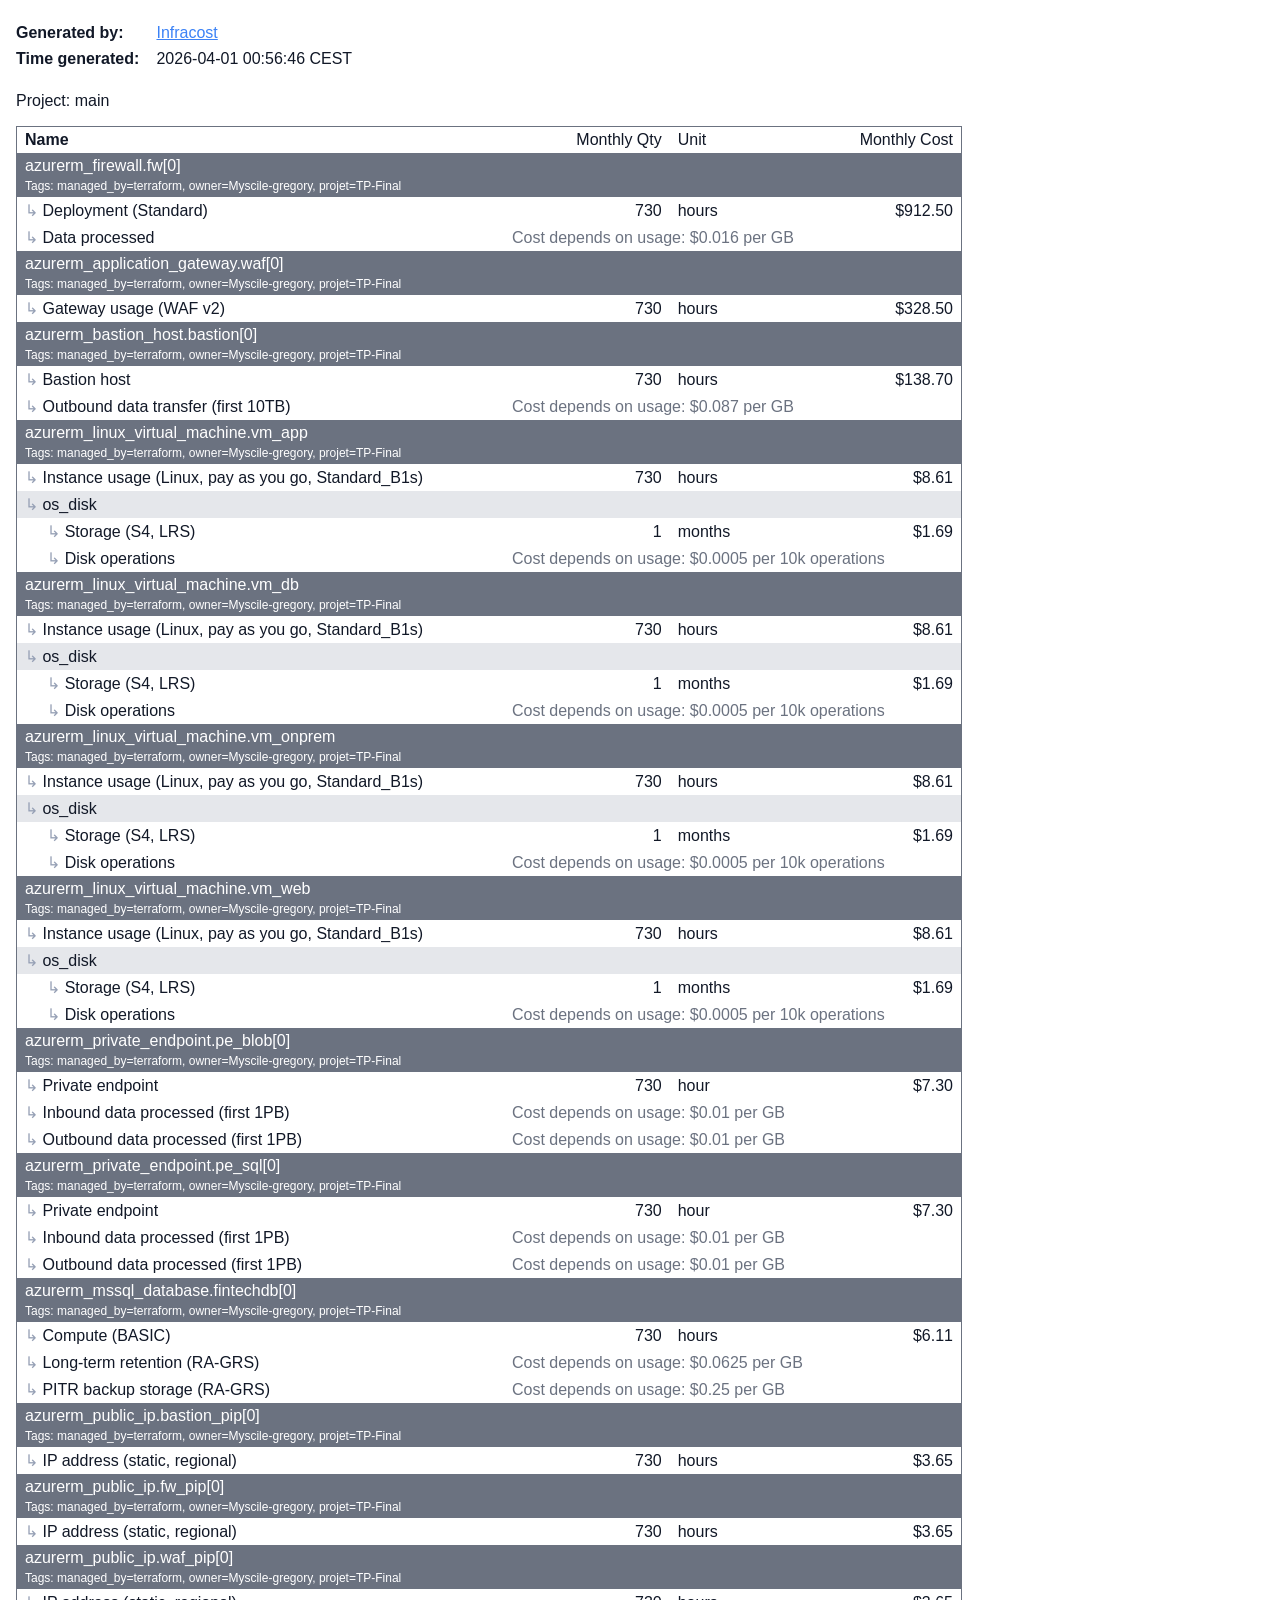
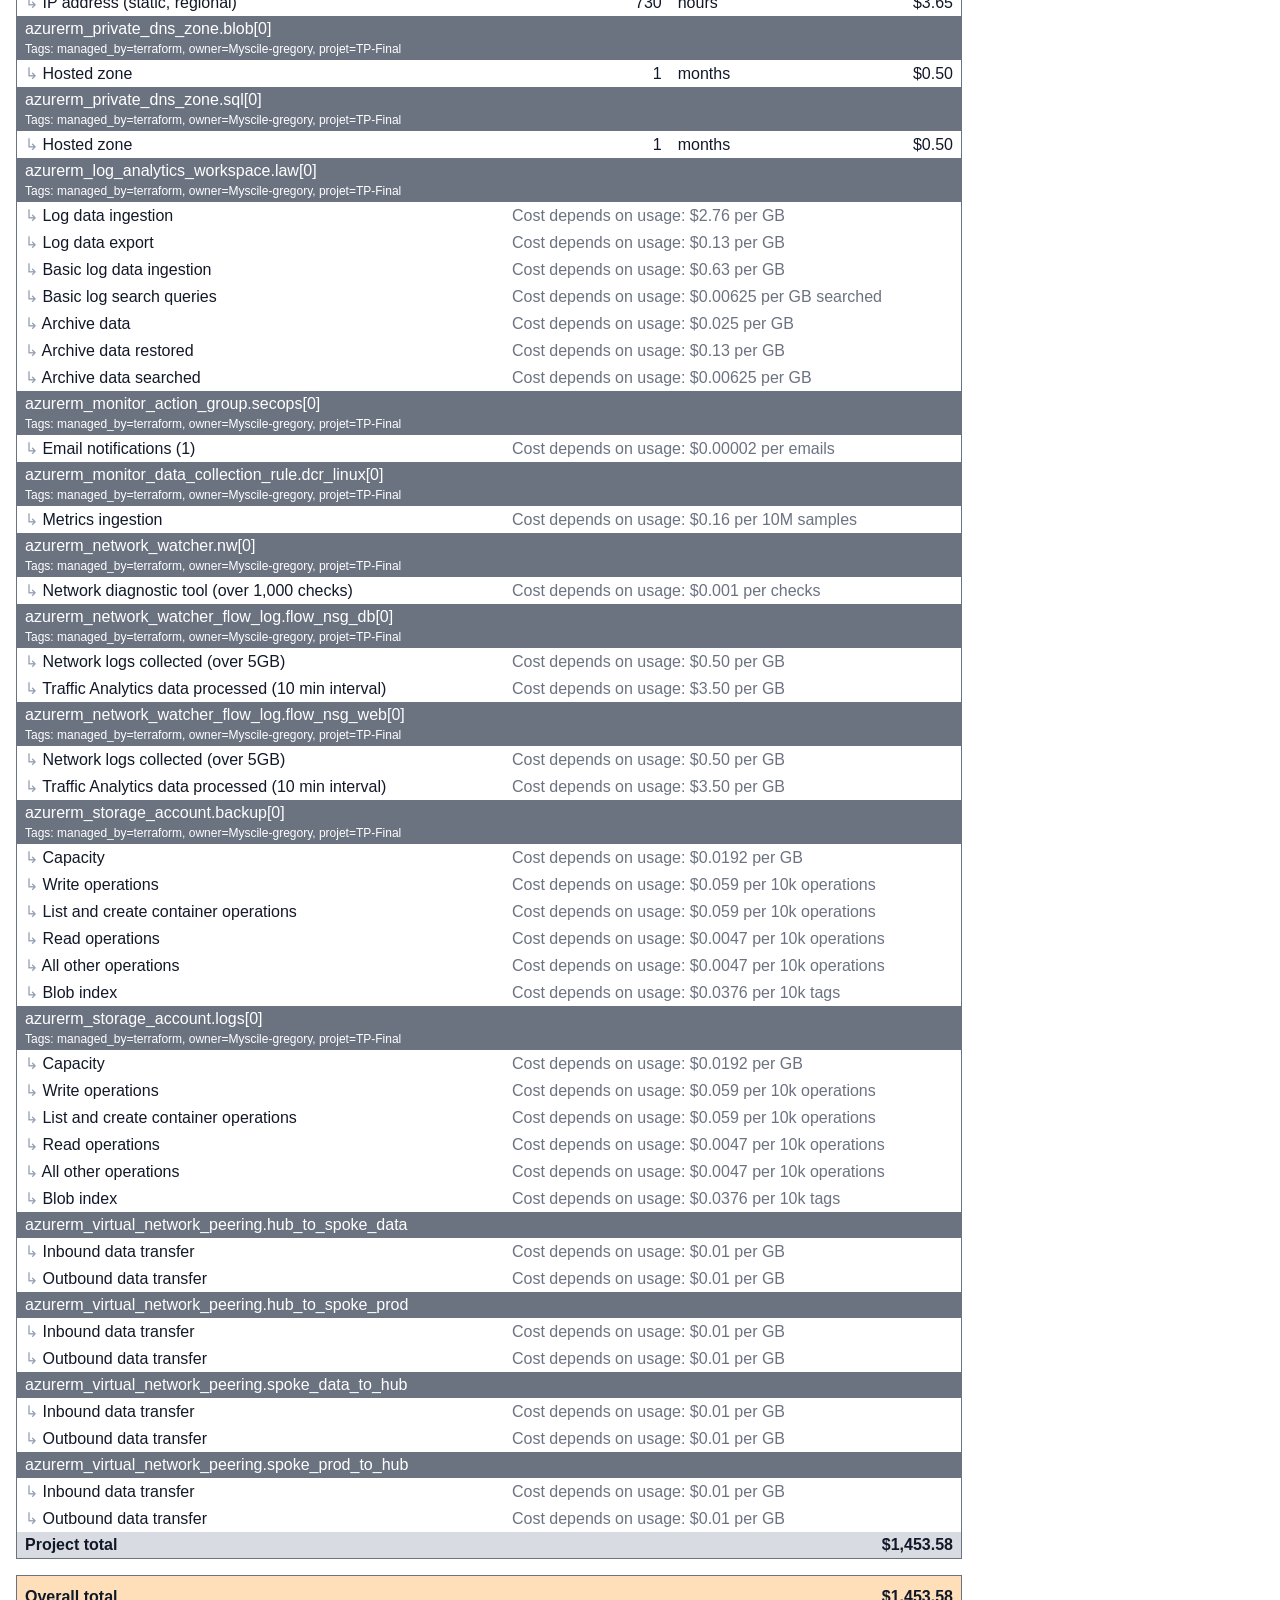
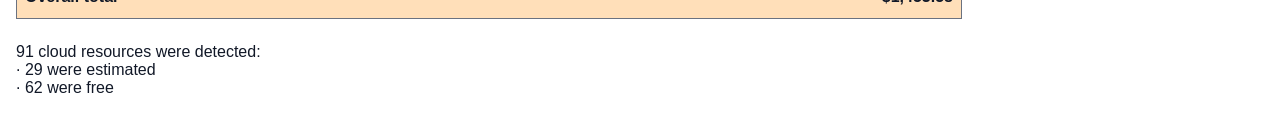
<file: docs/infracost-report.html>
<!doctype html>
<html>
  <head>
    <title>Infracost cost report</title>
    <style>
      
body {
  margin: 0;
  padding: 0.5rem 1rem;
  font-family: sans-serif;
  color: #111827;
}

a {
  color: #3b82f6;
}

.metadata {
  margin-bottom: 1.5rem;
}

.metadata ul {
  list-style-type: none;
  padding: 0;
}

.metadata ul li {
  margin-bottom: 0.5rem;
}

.metadata .label {
  display: inline-block;
  font-weight: bold;
  margin-right: 0.5rem;
  width: 8rem;
}

.warnings {
  margin-top: 1.5rem;
}

table {
  border: 1px solid #6b7280;
  border-collapse: collapse;
}

th, td {
  padding: 0.25rem 0.5rem;
  text-align: left;
}

td.name {
  max-width: 32rem;
}

td.monthly-quantity, td.price, td.hourly-cost, td.monthly-cost {
  text-align: right;
}

tr.group {
  background-color: #e0e7ff;
}

tr.resource {
  background-color: #e5e7eb;
}

tr.resource.top-level {
  background-color: #6b7280;
  color: #ffffff;
}

tr.tags {
  background-color: #6b7280;
  color: #ffffff;
  font-size: 0.75rem;
}

tr.tags td {
  padding-top: 0;
}

tr.total {
  background-color: #d8dce2;
  font-weight: bold;
}

table.overall-total tr.total {
  background-color: #ffdfb9;
  font-weight: bold;
}

table.overall-total tr.total td {
  padding-top: 0.75rem;
  padding-bottom: 0.75rem;
}

.arrow {
  color: #96a0b5;
}

.usage-cost {
  color: #6b7280;
}

@media screen and (max-width: 1024px) {
  table.breakdown, table.overall-total {
    min-width: auto;
  }
}
table.breakdown, table.overall-total {
  min-width: 946px;
}

table.overall-total {
  margin-top: 1rem;
}


    </style>
    <link id="favicon" rel="shortcut icon" type="image/png" href="data:image/png;base64,
iVBORw0KGgoAAAANSUhEUgAAAMAAAADACAMAAABlApw1AAAABGdBTUEAALGPC/xhBQAAAAFzUkdCAK7OHOkAAAAJcEhZcwAAhOAAAITgATg6g3cAAAGDUExURUdwTHZZw8dzrm5YxK1gun1awnFZxKpfuq9gubJgua93rrF0q9aTm4hbv6Jeu21ZxG1ZxMl5qaZfu+Ssj+OqkMt8qW5ZxOKpkKRfu8l4qqFfu6Beu+OpkeOrj8yAp5D/yf+k/7NduP///7NhuJhdvbZhuKxgubhht49dvr5itqVfurpht5Vdvb9ktcFpsqJfu6Beu8JrsZ1evIZbwJ5evJpevMBmtLFguNiWm5Ndvqpguq9gucNtsH1bwcFos41cv4FbwYtcv8p6qst8qLtit8Rvr7xit9ycmMx/[base64]/DW3OCtt82Du9OWyNqjyrua1oHj538AAAAfdFJOUwD+/v7+/v/+/v4gEFxchofphO9/2dnDlbm74M+/sJ+SqbCHAAAe20lEQVR42rWda1dUx9KAN8A4M6oxycn9nPd8mAGQmyCIyB2SYRRUISqAoojqgAAqghJMNDk//e2u6ktVdQ84G9jmS1gLVj+rrt1VXZ0k8jt34auffvm2ZVh9AwMD+WKxUqk0Nze3qq/UUSqVy21tbV3qu3ZtbGzs8uUr6htR39TU1GP1PYPv1q1bGxsbv6rvN/XdVN/9+/dv3769p775+bm53d2X6ltY2F5fX19T3xP13blz57r6fv99c3NWfTfUd/fu3UePHt1T31P1ffefH8+fTY74zn3102JLtiU3rP5T/xRBMV90AK0lBqAQLjuCqSlEsAARAkSY1wRzLzXCwvbCukZ48OABANzR61cEZv2S4MX7F++/O5Th3FffrixmF4eGWvQ3rBA0QREI9Po7rATaLMDY5SuAgABq/fUUYAPX7wDu6/WDCJQQXi4oEWgZrK09WDMEKAGQAQeA9avv/fv3736sivDVt+3tK2r5i1m1/MYW0KE8ADQ3O4JyiQGMgQQMgBOBB3ASuGkANMEcKtHCSwOwRgG0EGY3Z2/M2vVTAg3w7t2/oss/++92tf6VxcXskBPB8LCygQEvglYQAVEiq0NUBPX11giq69D8nLWCBSAAJXrilEjrUGgFL1AGiuC7iBAufLvVvgUEDiAHOpQ3ACgCsGMCMGYQjBWr//T6QQS3EOBXpkMIYO1YAWzHAByBkQESvHgKIlAEr9+fD9RneVktX8tgMZtVCI1KiZQAchpggJixViIrAmMFBsCZsZIBNWNrBfdvWoI9FMEuc0SGAB2RBpg1AEIEav3v371+91qo0Vfd3d3LsH6tRMoKhkAC4IcG8sSTdpRQAhZAK9EV4okeEyu4FVqBWT/KAK3A6pBe/xMLsOkJHnk71utHHXr3mhNc6OnpXt4yBIuKwJlxTgkgn89TEZSdI3JKZGLBCPFE3I5v/kbMeM/o0C7q0DYhMI5IeSIugkdMBO+0CF4TLTr7bU+3IljWRqAJhoay2UbvSYvMEZU6WCwgOuTsuD4eC6wZaz8EsQB0yHqiB0+kFVgzvktCgUV4rT5vyb/0KAn0LKtPA7SvuFCArnRAWgFTIhLMPEH9s1vPogDWjufQChZ0MFtgIkCCTRfNqBlTGbx+/[base64]/3wN0+4RCeyK1/kZtBcOwsfE6hATEEV2+TIPZY1SiQ7YFNp2wSSm40nUE8Gk1ZNWzFuCeT0p9OH59LrnQ7wi6QQYAsKiswAQD2Jrli5rAAbR2CDu+bK1gampk6nEkGkeS0j2TT0BOur3tRPCkSji+FySlr3U4/goBjBUsWzOGrFq7oZZcbtjlpNYPtZK9JQEYucLziXoiAk7gEgrniCLBjNkxSUqdFSiAH5OfmhCg11qBSSh0LBgyRqC2BTqYVUI77hLBzEdjvzdTAMHWbM/Hgl0JQERgdsd3YxkRiuD/kl/U+r0IdEa0tYUE2SGMBcIRRXfH2hHZjc2IBaivtr3X8diJwDiideKInrh8YjMAEATfJU39joDGAuWIhkAEjY0tmJXadKJ6RiRE8JgfUPwWOaAAO365a3bHa2s+p+NZ9V2vRMwPqXgMAMaMeSxYtEpkzBjsmIuA7gvI3nKEA0hPKq3Ai2CdmTEjuEv39y8IgQHoN57UE/xvp+A+LYHcQIF8mFD4/9/5R6TVj6undADw6cNOYefDX39++mgcESoRJYiE40csqzYATVYCLhyDDZD1F/T6BUCHPuUiP9i5FgAE0cxvbG7/QX71w5+f4IxoWxuBs+PrbntPk9LggEIDECUysUAD0OWCFuW5BHQooD+JHdNpAuFJUQJ0/YD/1ycFsOCVyIVjsbGxOvTUhoJ3GqCJGIHWIvCkAcCwAGhlEiiM+WDmDZmcclEdkutHho/khMXnE5ubMRG8cEpEAHqvuowoIoGcBFAbG/oTTEphfw9mzDIiHgti69ffX5/MMR07n9iMicDvzJJOQ+AyIrM1o38ZY4GUQGsAMCZ3x3Rj4wCqrV+bw8c1HwqoK70hj+nczgwl0GQdkU9KOYAWQQBQigAohBFPUP+MH3JpgEPWr6XwUewtWUYUHHJpCXQyM3axgKuQ3hjQn2As4AD0mM5vbHwsQEd0+PrV9yfZF/zujuliR72QlCqATq9DvahD+oCCSQD2locDdAU7M59QkKz0yPUrc/74gO/vQ0/qXSkF4PnEERJojkgAD6svMwKS0mmAL1i/FoKPBdeNH4ofUCiCAMDubCRAy9EAY2NkZzNFSzZq/UDwZevXlkAzosghl7djDUAc0dVqAMoRHQ7gzhmv2J2N2N/XsH6tRpGULpIRvXAA/TYpNa6UAeApFwfQCBygC1O6IBw7R/Tl61cEn5wOcRGwfOK9ByDRDPMJBgA6JABiEojvC4wS1bJ+9X0iOhQ/6n1KJcDNWALoE6IjJXAtYgZEh2pcvzLlSOEyrNgkg52dyEDtuLunhwMMCQlUqqgQ6NDliCOqff1aBj6aRR0ReKHBQSECY8f0L8EhVyMDAAIBIEs2tOCRYv3KDnzh0m9sbCgwMkCATptPIMBVAYDnjPQnxSiALfsJAhXL0qxf+6I78X3BvUcEoHOQmLHfF9A/hHtLDlARALGyn8uq060fCe74I6JY1UxJYJB4UhcMBMBiDKCZAdDKq0hK065fRbRqe0t3RpSsDsatgAHoQ7ohBgAEHKCNA3g/lH79yhXR03YSzJwVAMBgEI6vBgCLWfoTLPtFAYKq2XHWr5XIiGAzvrlMVldx/TKlo38FimZCAsUQgBJ4ERxr/WqPc3hSqgE8QT8xYwYAZ9UCQClRKIGgg2LkmOtX0SCyNSPhOLlkAZrY3vIqA9CnXFyFigNKh+hPRAMF6JAiOPb6lRIdesKiJSBEEJEA1JzoTwag5iQBwtrx8dev7diF482wdqwloAg6hRn3MglA+Z4D5HUDAgMoh9X7K/uFk/iuu6R0U4aCe1EAkMHhAHmo2DCAEuvkgn3Byazfi2A2khElly45JXIA/TGARSEBARD2H1z+o3BC3+adowAGpQ719jIAIGAAUC9gAPSwGnRo/6TW70QQK1wqAE5gdYgDaAIBoL5QAsSVntz6VSyo6ohAApdiViAAFAH9CTZQcAnwqtkJrl/HAkHg7VhLwIvgMAAmgZyqmgmADiaDE10/6pDYmRkRWIBAiejvbwUSyOWkCnWQNqKuE15/YYeV/W7QnQ0AeFfaVBWAn1djNx0veRARnPD6C4WPsdN2CGbJuNMhLgL661h55QDDQgK6Fw0ITmP9mFXTtNpm1Y8QwBO4ExYGsCUlkAsBVM3JNFCc/PoLf/ma0+9chwyAS+kgI2oSEgiLTthSKgBUV68GOIX1F3bcAcUsr9gogPG4GTMJRAC0EoVVMyWC01i/DsZV2gEVgCZYZSLQCFwCkaJTUHjF4vfprF+fEV33LSCkqzeZHB93OkQzIgYAOiSKTiGAtoJTWr87piP5BIogmZx0VsCiGQfQ/QdMArpyHBSdOjpOa/3Kiv1RLzspVRKYFI6oMwIgq2YtsapZR+uprR8A7sSSUiWBAAAI6G/3xAByw0HV7PTWr9zQk+CkVLeAgAoZO1YAJKfjAFqHZM0mqJqd4vo9gEyrtQQmiSuNAmAvGgdoDABOc/2FQtBYbQGmQQTeEVmCHSkBBgCdUFyFTnf9hfg1IQQICZQN0HabSNWsUXVCMQmc8voLvPrtRZBMTzsdAiXqlJvLsCNzyHTTQWMydIYXK/u+q7dU4tcLPv/99x8fTkICXolISykCeEe0OihP220DxbK9IQGtXO6WEHZW7xciLaW2rXdMHbB83t85EQnckRUbBcCsYJUn1bTy2u1aSlVneDbrbgkN6PUXSEtpie+OsYdlZOSfneMB8LZee8alvJC3ApERyR6WLduYrPsZobEaLkjkB/ZN1YzdlmMnLFeOfU73QHTTWRFoCUyraDxpAaocVtueUtChFdMVa5rb9wsEoCPoyPQ9pVOf0wtB9iVbAuWFpienSSwYXO0cFErUazq5uv1NrSFyXXHf1S3J/[base64]/WLaPBjLVyjaSsmmFLaXBTSwH09RmA+MZGSqDd3S/[base64]//hhAkNIduMJrrGrGgllrRym4+e1EUDPAS7x8vy48KUhgiRCMxwisCHrN+gvLoQp5Ars7pnZMsmqIxiMpAJQj2g5u+yVv3niAycmjHNGBK/sFV7Xc5fvmSnN0ms8Y06E0AKBD/LofAvQ5RxRJSmk8PvBFJ6lCZpqPuDhdDmbhWB1KAfBSjqBwAOhJ+6bp+QRPSpHggJX9tgIAM8KBDXAoRXY26VQIb/thSuejmVGhpaWYHYtDrgNWeN2SKuRu39OtWYc95LrmjulQBLUC4EirbZ5QaIAJFIFP6caZCIgrPWBFp9h1xRyMwskXeUoXm2NyJR0AuzJ6BwgsAE1Kx8W+oErZL1Y1QzMuVmIA/J5TGgAzVmyN7o6TiQmjRJiUUhms8rNeUXRSDRQSIBfGgvC03TiiWgHmLMF2ACCUiBbNSMFDlP30VTMBoCdCKYJiMZ8XIygwKb1GdzYpAcwMinWXEd3xAEvh5pI6ov6g7LcV3PazVsA8Ke6Ou9rYUe/IldoB5tw4ojWyNXMAPh8SOjQYLbxGyn5wY3Q4j1bQzAaxsGY6DAY1A9gJDtsLa3RrloxqAKFDoSsNCq8xgEZdvc/l8/[base64]/QiKjkjNqWaAeTLecMEfcikJcBGIjAjyh8EogLxrlvVGMCCH+fCynxZB7RLAUTILaMhrVgYawFlBX5DSYf7zJQD6qlkj1JxwHFG+EtQtvRKlAXA6RJJSCeAlMI1mbPI3dKUBQI8AGMJhPuqf2RZUnA6FVb9aAfboeEOSk2qAjCXo4yndpM0/MaFgAPHrim5M6UCej6bzOmT3ZmlsYH7ORmM/QyOB9Y8KT4qxwOXPoQTwgIIBsFEyOI6ouRIJx2ZrlgKAToRyZpyo9Y9mJlw4dlZA1l/AeMwAeiUAFM3MgEaaVrfKWGBueKRRIU3w0gxUsgMak4eKIJNxjshmRNNk/YXBECB6288MaDSelOUTNqdzjigVwBwVASpR8jAzKkUARvA/8tuYlEqA8LZf1trxsExKdQMCz+nSGfG8G+Zjo7ECyKAI3vicTgN8YAARFQouy8GQT2iEyuVykWhcYhMmawawo93szmzbSgBEQFI6o0Q7QgKDAkDeNfONUNhBkXciaI2eM6YD8OOGt83WTAFoI9AEbyboIRcFwKxUAPSGt/30qNus64NyM7ebI6ft19IAAIHNqk1arQAe+lDgAfokwCoD6A+uK0LFw+QTME9JA5C9pRzKVSsAHdC4S6IZAmS8Etl0ggFckhIIr2qtmBmZNpgN42U/tzXrIHPR0gDQab10b6kBtAgmnBVgOO47XIUit/[base64]/pbFOstAJDkAIAPene3Py8mxS7rQE0AiTVGbe9FzYwHgDo0rG8LGcHt2fdvmAAYgHWnFgLSFtKgNsIgCKAec8LyUygQ28CCUQAwstyfvi/dkQqpTP5BHt/we8L0gBognk7snoXdchIwCjRYQCXhASCy3Ltbmo4huMcvl6gB602V4LKa60AftwwZkRmc7md1BEAIoI3DGA8AGiqAtCuY5nbFmDRbIA1xZbK6QHEoFjtSZPnBgCzan/CQgEmIwBNwW0/28plW2JxZHUefGl4SlczwE0mgTlb8Ehm6owSZWxGFEoAz4gOB+h2ItB27AlAi/gZEexsagegBC4aKxWqm0EtGoV9gfOkAmA8AJBFJzc1fNHtbIZ5/0EzNeNUEsB5yTqWmTMiBfD8uTfjjNehiaMBmiK3/XhftS+asdP2Ujm1BOywXu9Kk+d1Voe8J9IEDAAI6N/rjAAsd2+5mduLeNarAXIQj4MmltQAPqcDO1YqBCKYMeufGMWSzZtaAWhvuBnc7uodNiOix3S1AvzGhv9jONZWoFToeR0BsPlECDDOAMLLctCQuUUnz/s3PGAWDu9tTwPARs+rUKATCg3w3Jix8aQoAvrbWHPiAJ2xqpm54eGG/[base64]/[base64]/kajQ3v10DwjEAWCxAAENQhzsbt6/hAH1ShSISYPcVTVadxYnPeEyXp++8HgcACMyrZgbgFU3pIgAxFQrKfr3yVTM//8C88zrgOyhqBYg+k7pHJABJdZ3fWgoJ9AUAqxEAS0D2Ba5olrNVs+ZUAL9WeZctaXj1ihB4Mz4cIFJ0olfNureoCODyfQ5G0w0MpAWo8hbPXvL2TMMrGgusCI4AuBSpW5L7iv6EZVGesJiT0poB7CMeN9lDrwqg4YyVQV0d2RfQ38bSa+EL6pbWjO0ro/ZVM33Ua7tiw6nhXwwgdEgTJA0EwAczEQegcln4grIfv3y/Yg6r4ajXetJiMS3ARuTJ7HklgbfeEfkTlgyTwFIIcGk1VrPxU0CMEg2ZlM7FgpMDQB1K3r61SqRFMOOU6CiAeNVMXRPyKd0WTJLJek9kr6jIqeFfAiAfCyYAVgROApCT7jAArUOHSmCnnz0sR0ZQmEYo7EvWOoSOaCcFwEbkgUgCwHbHM3S+UFSFmAR2/scvTvf4FyJtyUm35+dsuaDS/[base64]/[base64]/JzvCzLmkOiNuGQzHYaCzsj0ADoFBBuhWvyFS1K9D68dSzvmj4JZR3T/pn6r/tzXigBCQYM8I/Jn1RM0mkFr+Lgc1ivvrnf3+Ld2dTg2g93srd2KLPuVutq6+INOVIn8w/HUju/DU/VGBN4K2M4mM5rx7YDRO6+R2/dugIM95HL9jHjp1T043UzfeS2bF7XoTKup8JlUEo7/C6+kaxEoGZwhjkgXv932PsODWeCIBqvMMcE3Oo0VqO78LNzwwO29FUFrs7yi0sVH04kntWhGpCRwFh+qv9jAHFEd2dk85AR0iMZ4tUkyfCgXefMbktJh91gwb4QqtZXL7qVaP1BJvg/J/NA3ifl+eIvhuOEMjWYPaTSeYH3J05PislzVKSDkxWlWeWV31+1wPRMLxsiL01PyvWZvxje/t+tPzn5tglkQjh9Cc/tocF9RXlcMCOzmuHur3T7XnDXPHZv+A1q9b+X3nIIntab4q+WoQ1aB9HehoUEQ0PaDCZFPVLu7HgvH/oBCl/1cb3swggK66crWjiMv1dbLh+N/PZ+Q7yK4UgVwRuSkojsftvfTPCn1OWln1YlQeM6IBDm8fS9naGBWXYpNFXsc2LFa/zdJIgioK3V7S1q4dKGgbzoY8hm8xdMrDygwHtuUiMw/cI6ozVkBHyUT1SGxfqVFX2tXeiYoFxg/5O85RUdQRMYR9Vo/5Mp+tvKaw51NkXaGi9bwMfFMqgvHhuC380nwgSWf8YfVM7yJxW7N+giAnwIyGLpSUXMy8w2h8NpiEqJguJ4xgi7yOqEPx/WaADYGG9+fTWKfUiPnSclpeyaMZtPs8n3VWGDD8TJvAWnM8XNGdnG6HBnKhXaAVqw96TdJle/sxbf2rLeO7syUK3WxoG+p2kSowWhG5Dc2K3rWLfSAtNh7TkFreLncVeaDWBDgsXuu+dnGN+eS6t/ZCz+8kmYAJkA6Mo0nnZyuFguqzDfEgoepF+ScCMKOTP62n8knzPb+50OXbxgu/vD1K5tUe0eUCcIxt4LB+Pa+2+V0hqCF7AuK3BGVydZsTD4WPPX9z9+cD1f//7PTgavzNdNIAAAAAElFTkSuQmCC
">
  </head>

  <body>
    <div class="metadata">
      <ul>
        <li>
          <span class="label">Generated by:</span>
          <span class="value"><a href="https://infracost.io" target="_blank">Infracost</a></span>
        </li>
        <li>
          <span class="label">Time generated:</span>
          <span class="value">2026-04-01 00:56:46 CEST</span>
        </li>
      </ul>
    </div>

    

    
      
      
  
  <p class="project-name">Project: main</p>
  <table class="breakdown">
    <thead>
      
  <th class="name">Name</th>
  
    <td class="monthly-quantity">Monthly Qty</td>
  
  
    <td class="unit">Unit</td>
  
  
  
  
    <td class="monthly-cost">Monthly Cost</td>
  

    </thead>
    <tbody>
      
        
  
  <tr class="resource top-level">
    <td class="name">
      
      
      azurerm_firewall.fw[0]
    </td>
    
  
    <td class="monthly-quantity"></td>
  
  
    <td class="unit"></td>
  
  
  
  
    <td class="monthly-cost"></td>
  

  </tr>
  
    <tr class="tags">
      <td class="name">
        
        
          
          
        
          
          
        
          
          
        
        <span class="label">Tags:</span>
        <span>managed_by=terraform, owner=Myscile-gregory, projet=TP-Final</span>
      </td>
      
  
    <td class="monthly-quantity"></td>
  
  
    <td class="unit"></td>
  
  
  
  
    <td class="monthly-cost"></td>
  

    </tr>
  
  
  
    
  <tr class="cost-component">
    <td class="name">
      
      <span class="arrow">&#8627;</span>
      Deployment (Standard)
    </td>
    
      
        <td class="monthly-quantity">730</td>
      
      
        <td class="unit">hours</td>
      
      
      
      
        <td class="monthly-cost">$912.50</td>
      
    
  </tr>

  
    
  <tr class="cost-component">
    <td class="name">
      
      <span class="arrow">&#8627;</span>
      Data processed
    </td>
    
      <td colspan="3" class="usage-cost">Cost depends on usage: $0.016 per GB</td>
    
  </tr>

  
  

      
        
  
  <tr class="resource top-level">
    <td class="name">
      
      
      azurerm_application_gateway.waf[0]
    </td>
    
  
    <td class="monthly-quantity"></td>
  
  
    <td class="unit"></td>
  
  
  
  
    <td class="monthly-cost"></td>
  

  </tr>
  
    <tr class="tags">
      <td class="name">
        
        
          
          
        
          
          
        
          
          
        
        <span class="label">Tags:</span>
        <span>managed_by=terraform, owner=Myscile-gregory, projet=TP-Final</span>
      </td>
      
  
    <td class="monthly-quantity"></td>
  
  
    <td class="unit"></td>
  
  
  
  
    <td class="monthly-cost"></td>
  

    </tr>
  
  
  
    
  <tr class="cost-component">
    <td class="name">
      
      <span class="arrow">&#8627;</span>
      Gateway usage (WAF v2)
    </td>
    
      
        <td class="monthly-quantity">730</td>
      
      
        <td class="unit">hours</td>
      
      
      
      
        <td class="monthly-cost">$328.50</td>
      
    
  </tr>

  
  

      
        
  
  <tr class="resource top-level">
    <td class="name">
      
      
      azurerm_bastion_host.bastion[0]
    </td>
    
  
    <td class="monthly-quantity"></td>
  
  
    <td class="unit"></td>
  
  
  
  
    <td class="monthly-cost"></td>
  

  </tr>
  
    <tr class="tags">
      <td class="name">
        
        
          
          
        
          
          
        
          
          
        
        <span class="label">Tags:</span>
        <span>managed_by=terraform, owner=Myscile-gregory, projet=TP-Final</span>
      </td>
      
  
    <td class="monthly-quantity"></td>
  
  
    <td class="unit"></td>
  
  
  
  
    <td class="monthly-cost"></td>
  

    </tr>
  
  
  
    
  <tr class="cost-component">
    <td class="name">
      
      <span class="arrow">&#8627;</span>
      Bastion host
    </td>
    
      
        <td class="monthly-quantity">730</td>
      
      
        <td class="unit">hours</td>
      
      
      
      
        <td class="monthly-cost">$138.70</td>
      
    
  </tr>

  
    
  <tr class="cost-component">
    <td class="name">
      
      <span class="arrow">&#8627;</span>
      Outbound data transfer (first 10TB)
    </td>
    
      <td colspan="3" class="usage-cost">Cost depends on usage: $0.087 per GB</td>
    
  </tr>

  
  

      
        
  
  <tr class="resource top-level">
    <td class="name">
      
      
      azurerm_linux_virtual_machine.vm_app
    </td>
    
  
    <td class="monthly-quantity"></td>
  
  
    <td class="unit"></td>
  
  
  
  
    <td class="monthly-cost"></td>
  

  </tr>
  
    <tr class="tags">
      <td class="name">
        
        
          
          
        
          
          
        
          
          
        
        <span class="label">Tags:</span>
        <span>managed_by=terraform, owner=Myscile-gregory, projet=TP-Final</span>
      </td>
      
  
    <td class="monthly-quantity"></td>
  
  
    <td class="unit"></td>
  
  
  
  
    <td class="monthly-cost"></td>
  

    </tr>
  
  
  
    
  <tr class="cost-component">
    <td class="name">
      
      <span class="arrow">&#8627;</span>
      Instance usage (Linux, pay as you go, Standard_B1s)
    </td>
    
      
        <td class="monthly-quantity">730</td>
      
      
        <td class="unit">hours</td>
      
      
      
      
        <td class="monthly-cost">$8.61</td>
      
    
  </tr>

  
  
    
  
  <tr class="resource">
    <td class="name">
      
      <span class="arrow">&#8627;</span>
      os_disk
    </td>
    
  
    <td class="monthly-quantity"></td>
  
  
    <td class="unit"></td>
  
  
  
  
    <td class="monthly-cost"></td>
  

  </tr>
  
  
  
    
  <tr class="cost-component">
    <td class="name">
      &nbsp;&nbsp;&nbsp;&nbsp;
      <span class="arrow">&#8627;</span>
      Storage (S4, LRS)
    </td>
    
      
        <td class="monthly-quantity">1</td>
      
      
        <td class="unit">months</td>
      
      
      
      
        <td class="monthly-cost">$1.69</td>
      
    
  </tr>

  
    
  <tr class="cost-component">
    <td class="name">
      &nbsp;&nbsp;&nbsp;&nbsp;
      <span class="arrow">&#8627;</span>
      Disk operations
    </td>
    
      <td colspan="3" class="usage-cost">Cost depends on usage: $0.0005 per 10k operations</td>
    
  </tr>

  
  

  

      
        
  
  <tr class="resource top-level">
    <td class="name">
      
      
      azurerm_linux_virtual_machine.vm_db
    </td>
    
  
    <td class="monthly-quantity"></td>
  
  
    <td class="unit"></td>
  
  
  
  
    <td class="monthly-cost"></td>
  

  </tr>
  
    <tr class="tags">
      <td class="name">
        
        
          
          
        
          
          
        
          
          
        
        <span class="label">Tags:</span>
        <span>managed_by=terraform, owner=Myscile-gregory, projet=TP-Final</span>
      </td>
      
  
    <td class="monthly-quantity"></td>
  
  
    <td class="unit"></td>
  
  
  
  
    <td class="monthly-cost"></td>
  

    </tr>
  
  
  
    
  <tr class="cost-component">
    <td class="name">
      
      <span class="arrow">&#8627;</span>
      Instance usage (Linux, pay as you go, Standard_B1s)
    </td>
    
      
        <td class="monthly-quantity">730</td>
      
      
        <td class="unit">hours</td>
      
      
      
      
        <td class="monthly-cost">$8.61</td>
      
    
  </tr>

  
  
    
  
  <tr class="resource">
    <td class="name">
      
      <span class="arrow">&#8627;</span>
      os_disk
    </td>
    
  
    <td class="monthly-quantity"></td>
  
  
    <td class="unit"></td>
  
  
  
  
    <td class="monthly-cost"></td>
  

  </tr>
  
  
  
    
  <tr class="cost-component">
    <td class="name">
      &nbsp;&nbsp;&nbsp;&nbsp;
      <span class="arrow">&#8627;</span>
      Storage (S4, LRS)
    </td>
    
      
        <td class="monthly-quantity">1</td>
      
      
        <td class="unit">months</td>
      
      
      
      
        <td class="monthly-cost">$1.69</td>
      
    
  </tr>

  
    
  <tr class="cost-component">
    <td class="name">
      &nbsp;&nbsp;&nbsp;&nbsp;
      <span class="arrow">&#8627;</span>
      Disk operations
    </td>
    
      <td colspan="3" class="usage-cost">Cost depends on usage: $0.0005 per 10k operations</td>
    
  </tr>

  
  

  

      
        
  
  <tr class="resource top-level">
    <td class="name">
      
      
      azurerm_linux_virtual_machine.vm_onprem
    </td>
    
  
    <td class="monthly-quantity"></td>
  
  
    <td class="unit"></td>
  
  
  
  
    <td class="monthly-cost"></td>
  

  </tr>
  
    <tr class="tags">
      <td class="name">
        
        
          
          
        
          
          
        
          
          
        
        <span class="label">Tags:</span>
        <span>managed_by=terraform, owner=Myscile-gregory, projet=TP-Final</span>
      </td>
      
  
    <td class="monthly-quantity"></td>
  
  
    <td class="unit"></td>
  
  
  
  
    <td class="monthly-cost"></td>
  

    </tr>
  
  
  
    
  <tr class="cost-component">
    <td class="name">
      
      <span class="arrow">&#8627;</span>
      Instance usage (Linux, pay as you go, Standard_B1s)
    </td>
    
      
        <td class="monthly-quantity">730</td>
      
      
        <td class="unit">hours</td>
      
      
      
      
        <td class="monthly-cost">$8.61</td>
      
    
  </tr>

  
  
    
  
  <tr class="resource">
    <td class="name">
      
      <span class="arrow">&#8627;</span>
      os_disk
    </td>
    
  
    <td class="monthly-quantity"></td>
  
  
    <td class="unit"></td>
  
  
  
  
    <td class="monthly-cost"></td>
  

  </tr>
  
  
  
    
  <tr class="cost-component">
    <td class="name">
      &nbsp;&nbsp;&nbsp;&nbsp;
      <span class="arrow">&#8627;</span>
      Storage (S4, LRS)
    </td>
    
      
        <td class="monthly-quantity">1</td>
      
      
        <td class="unit">months</td>
      
      
      
      
        <td class="monthly-cost">$1.69</td>
      
    
  </tr>

  
    
  <tr class="cost-component">
    <td class="name">
      &nbsp;&nbsp;&nbsp;&nbsp;
      <span class="arrow">&#8627;</span>
      Disk operations
    </td>
    
      <td colspan="3" class="usage-cost">Cost depends on usage: $0.0005 per 10k operations</td>
    
  </tr>

  
  

  

      
        
  
  <tr class="resource top-level">
    <td class="name">
      
      
      azurerm_linux_virtual_machine.vm_web
    </td>
    
  
    <td class="monthly-quantity"></td>
  
  
    <td class="unit"></td>
  
  
  
  
    <td class="monthly-cost"></td>
  

  </tr>
  
    <tr class="tags">
      <td class="name">
        
        
          
          
        
          
          
        
          
          
        
        <span class="label">Tags:</span>
        <span>managed_by=terraform, owner=Myscile-gregory, projet=TP-Final</span>
      </td>
      
  
    <td class="monthly-quantity"></td>
  
  
    <td class="unit"></td>
  
  
  
  
    <td class="monthly-cost"></td>
  

    </tr>
  
  
  
    
  <tr class="cost-component">
    <td class="name">
      
      <span class="arrow">&#8627;</span>
      Instance usage (Linux, pay as you go, Standard_B1s)
    </td>
    
      
        <td class="monthly-quantity">730</td>
      
      
        <td class="unit">hours</td>
      
      
      
      
        <td class="monthly-cost">$8.61</td>
      
    
  </tr>

  
  
    
  
  <tr class="resource">
    <td class="name">
      
      <span class="arrow">&#8627;</span>
      os_disk
    </td>
    
  
    <td class="monthly-quantity"></td>
  
  
    <td class="unit"></td>
  
  
  
  
    <td class="monthly-cost"></td>
  

  </tr>
  
  
  
    
  <tr class="cost-component">
    <td class="name">
      &nbsp;&nbsp;&nbsp;&nbsp;
      <span class="arrow">&#8627;</span>
      Storage (S4, LRS)
    </td>
    
      
        <td class="monthly-quantity">1</td>
      
      
        <td class="unit">months</td>
      
      
      
      
        <td class="monthly-cost">$1.69</td>
      
    
  </tr>

  
    
  <tr class="cost-component">
    <td class="name">
      &nbsp;&nbsp;&nbsp;&nbsp;
      <span class="arrow">&#8627;</span>
      Disk operations
    </td>
    
      <td colspan="3" class="usage-cost">Cost depends on usage: $0.0005 per 10k operations</td>
    
  </tr>

  
  

  

      
        
  
  <tr class="resource top-level">
    <td class="name">
      
      
      azurerm_private_endpoint.pe_blob[0]
    </td>
    
  
    <td class="monthly-quantity"></td>
  
  
    <td class="unit"></td>
  
  
  
  
    <td class="monthly-cost"></td>
  

  </tr>
  
    <tr class="tags">
      <td class="name">
        
        
          
          
        
          
          
        
          
          
        
        <span class="label">Tags:</span>
        <span>managed_by=terraform, owner=Myscile-gregory, projet=TP-Final</span>
      </td>
      
  
    <td class="monthly-quantity"></td>
  
  
    <td class="unit"></td>
  
  
  
  
    <td class="monthly-cost"></td>
  

    </tr>
  
  
  
    
  <tr class="cost-component">
    <td class="name">
      
      <span class="arrow">&#8627;</span>
      Private endpoint
    </td>
    
      
        <td class="monthly-quantity">730</td>
      
      
        <td class="unit">hour</td>
      
      
      
      
        <td class="monthly-cost">$7.30</td>
      
    
  </tr>

  
    
  <tr class="cost-component">
    <td class="name">
      
      <span class="arrow">&#8627;</span>
      Inbound data processed (first 1PB)
    </td>
    
      <td colspan="3" class="usage-cost">Cost depends on usage: $0.01 per GB</td>
    
  </tr>

  
    
  <tr class="cost-component">
    <td class="name">
      
      <span class="arrow">&#8627;</span>
      Outbound data processed (first 1PB)
    </td>
    
      <td colspan="3" class="usage-cost">Cost depends on usage: $0.01 per GB</td>
    
  </tr>

  
  

      
        
  
  <tr class="resource top-level">
    <td class="name">
      
      
      azurerm_private_endpoint.pe_sql[0]
    </td>
    
  
    <td class="monthly-quantity"></td>
  
  
    <td class="unit"></td>
  
  
  
  
    <td class="monthly-cost"></td>
  

  </tr>
  
    <tr class="tags">
      <td class="name">
        
        
          
          
        
          
          
        
          
          
        
        <span class="label">Tags:</span>
        <span>managed_by=terraform, owner=Myscile-gregory, projet=TP-Final</span>
      </td>
      
  
    <td class="monthly-quantity"></td>
  
  
    <td class="unit"></td>
  
  
  
  
    <td class="monthly-cost"></td>
  

    </tr>
  
  
  
    
  <tr class="cost-component">
    <td class="name">
      
      <span class="arrow">&#8627;</span>
      Private endpoint
    </td>
    
      
        <td class="monthly-quantity">730</td>
      
      
        <td class="unit">hour</td>
      
      
      
      
        <td class="monthly-cost">$7.30</td>
      
    
  </tr>

  
    
  <tr class="cost-component">
    <td class="name">
      
      <span class="arrow">&#8627;</span>
      Inbound data processed (first 1PB)
    </td>
    
      <td colspan="3" class="usage-cost">Cost depends on usage: $0.01 per GB</td>
    
  </tr>

  
    
  <tr class="cost-component">
    <td class="name">
      
      <span class="arrow">&#8627;</span>
      Outbound data processed (first 1PB)
    </td>
    
      <td colspan="3" class="usage-cost">Cost depends on usage: $0.01 per GB</td>
    
  </tr>

  
  

      
        
  
  <tr class="resource top-level">
    <td class="name">
      
      
      azurerm_mssql_database.fintechdb[0]
    </td>
    
  
    <td class="monthly-quantity"></td>
  
  
    <td class="unit"></td>
  
  
  
  
    <td class="monthly-cost"></td>
  

  </tr>
  
    <tr class="tags">
      <td class="name">
        
        
          
          
        
          
          
        
          
          
        
        <span class="label">Tags:</span>
        <span>managed_by=terraform, owner=Myscile-gregory, projet=TP-Final</span>
      </td>
      
  
    <td class="monthly-quantity"></td>
  
  
    <td class="unit"></td>
  
  
  
  
    <td class="monthly-cost"></td>
  

    </tr>
  
  
  
    
  <tr class="cost-component">
    <td class="name">
      
      <span class="arrow">&#8627;</span>
      Compute (BASIC)
    </td>
    
      
        <td class="monthly-quantity">730</td>
      
      
        <td class="unit">hours</td>
      
      
      
      
        <td class="monthly-cost">$6.11</td>
      
    
  </tr>

  
    
  <tr class="cost-component">
    <td class="name">
      
      <span class="arrow">&#8627;</span>
      Long-term retention (RA-GRS)
    </td>
    
      <td colspan="3" class="usage-cost">Cost depends on usage: $0.0625 per GB</td>
    
  </tr>

  
    
  <tr class="cost-component">
    <td class="name">
      
      <span class="arrow">&#8627;</span>
      PITR backup storage (RA-GRS)
    </td>
    
      <td colspan="3" class="usage-cost">Cost depends on usage: $0.25 per GB</td>
    
  </tr>

  
  

      
        
  
  <tr class="resource top-level">
    <td class="name">
      
      
      azurerm_public_ip.bastion_pip[0]
    </td>
    
  
    <td class="monthly-quantity"></td>
  
  
    <td class="unit"></td>
  
  
  
  
    <td class="monthly-cost"></td>
  

  </tr>
  
    <tr class="tags">
      <td class="name">
        
        
          
          
        
          
          
        
          
          
        
        <span class="label">Tags:</span>
        <span>managed_by=terraform, owner=Myscile-gregory, projet=TP-Final</span>
      </td>
      
  
    <td class="monthly-quantity"></td>
  
  
    <td class="unit"></td>
  
  
  
  
    <td class="monthly-cost"></td>
  

    </tr>
  
  
  
    
  <tr class="cost-component">
    <td class="name">
      
      <span class="arrow">&#8627;</span>
      IP address (static, regional)
    </td>
    
      
        <td class="monthly-quantity">730</td>
      
      
        <td class="unit">hours</td>
      
      
      
      
        <td class="monthly-cost">$3.65</td>
      
    
  </tr>

  
  

      
        
  
  <tr class="resource top-level">
    <td class="name">
      
      
      azurerm_public_ip.fw_pip[0]
    </td>
    
  
    <td class="monthly-quantity"></td>
  
  
    <td class="unit"></td>
  
  
  
  
    <td class="monthly-cost"></td>
  

  </tr>
  
    <tr class="tags">
      <td class="name">
        
        
          
          
        
          
          
        
          
          
        
        <span class="label">Tags:</span>
        <span>managed_by=terraform, owner=Myscile-gregory, projet=TP-Final</span>
      </td>
      
  
    <td class="monthly-quantity"></td>
  
  
    <td class="unit"></td>
  
  
  
  
    <td class="monthly-cost"></td>
  

    </tr>
  
  
  
    
  <tr class="cost-component">
    <td class="name">
      
      <span class="arrow">&#8627;</span>
      IP address (static, regional)
    </td>
    
      
        <td class="monthly-quantity">730</td>
      
      
        <td class="unit">hours</td>
      
      
      
      
        <td class="monthly-cost">$3.65</td>
      
    
  </tr>

  
  

      
        
  
  <tr class="resource top-level">
    <td class="name">
      
      
      azurerm_public_ip.waf_pip[0]
    </td>
    
  
    <td class="monthly-quantity"></td>
  
  
    <td class="unit"></td>
  
  
  
  
    <td class="monthly-cost"></td>
  

  </tr>
  
    <tr class="tags">
      <td class="name">
        
        
          
          
        
          
          
        
          
          
        
        <span class="label">Tags:</span>
        <span>managed_by=terraform, owner=Myscile-gregory, projet=TP-Final</span>
      </td>
      
  
    <td class="monthly-quantity"></td>
  
  
    <td class="unit"></td>
  
  
  
  
    <td class="monthly-cost"></td>
  

    </tr>
  
  
  
    
  <tr class="cost-component">
    <td class="name">
      
      <span class="arrow">&#8627;</span>
      IP address (static, regional)
    </td>
    
      
        <td class="monthly-quantity">730</td>
      
      
        <td class="unit">hours</td>
      
      
      
      
        <td class="monthly-cost">$3.65</td>
      
    
  </tr>

  
  

      
        
  
  <tr class="resource top-level">
    <td class="name">
      
      
      azurerm_private_dns_zone.blob[0]
    </td>
    
  
    <td class="monthly-quantity"></td>
  
  
    <td class="unit"></td>
  
  
  
  
    <td class="monthly-cost"></td>
  

  </tr>
  
    <tr class="tags">
      <td class="name">
        
        
          
          
        
          
          
        
          
          
        
        <span class="label">Tags:</span>
        <span>managed_by=terraform, owner=Myscile-gregory, projet=TP-Final</span>
      </td>
      
  
    <td class="monthly-quantity"></td>
  
  
    <td class="unit"></td>
  
  
  
  
    <td class="monthly-cost"></td>
  

    </tr>
  
  
  
    
  <tr class="cost-component">
    <td class="name">
      
      <span class="arrow">&#8627;</span>
      Hosted zone
    </td>
    
      
        <td class="monthly-quantity">1</td>
      
      
        <td class="unit">months</td>
      
      
      
      
        <td class="monthly-cost">$0.50</td>
      
    
  </tr>

  
  

      
        
  
  <tr class="resource top-level">
    <td class="name">
      
      
      azurerm_private_dns_zone.sql[0]
    </td>
    
  
    <td class="monthly-quantity"></td>
  
  
    <td class="unit"></td>
  
  
  
  
    <td class="monthly-cost"></td>
  

  </tr>
  
    <tr class="tags">
      <td class="name">
        
        
          
          
        
          
          
        
          
          
        
        <span class="label">Tags:</span>
        <span>managed_by=terraform, owner=Myscile-gregory, projet=TP-Final</span>
      </td>
      
  
    <td class="monthly-quantity"></td>
  
  
    <td class="unit"></td>
  
  
  
  
    <td class="monthly-cost"></td>
  

    </tr>
  
  
  
    
  <tr class="cost-component">
    <td class="name">
      
      <span class="arrow">&#8627;</span>
      Hosted zone
    </td>
    
      
        <td class="monthly-quantity">1</td>
      
      
        <td class="unit">months</td>
      
      
      
      
        <td class="monthly-cost">$0.50</td>
      
    
  </tr>

  
  

      
        
  
  <tr class="resource top-level">
    <td class="name">
      
      
      azurerm_log_analytics_workspace.law[0]
    </td>
    
  
    <td class="monthly-quantity"></td>
  
  
    <td class="unit"></td>
  
  
  
  
    <td class="monthly-cost"></td>
  

  </tr>
  
    <tr class="tags">
      <td class="name">
        
        
          
          
        
          
          
        
          
          
        
        <span class="label">Tags:</span>
        <span>managed_by=terraform, owner=Myscile-gregory, projet=TP-Final</span>
      </td>
      
  
    <td class="monthly-quantity"></td>
  
  
    <td class="unit"></td>
  
  
  
  
    <td class="monthly-cost"></td>
  

    </tr>
  
  
  
    
  <tr class="cost-component">
    <td class="name">
      
      <span class="arrow">&#8627;</span>
      Log data ingestion
    </td>
    
      <td colspan="3" class="usage-cost">Cost depends on usage: $2.76 per GB</td>
    
  </tr>

  
    
  <tr class="cost-component">
    <td class="name">
      
      <span class="arrow">&#8627;</span>
      Log data export
    </td>
    
      <td colspan="3" class="usage-cost">Cost depends on usage: $0.13 per GB</td>
    
  </tr>

  
    
  <tr class="cost-component">
    <td class="name">
      
      <span class="arrow">&#8627;</span>
      Basic log data ingestion
    </td>
    
      <td colspan="3" class="usage-cost">Cost depends on usage: $0.63 per GB</td>
    
  </tr>

  
    
  <tr class="cost-component">
    <td class="name">
      
      <span class="arrow">&#8627;</span>
      Basic log search queries
    </td>
    
      <td colspan="3" class="usage-cost">Cost depends on usage: $0.00625 per GB searched</td>
    
  </tr>

  
    
  <tr class="cost-component">
    <td class="name">
      
      <span class="arrow">&#8627;</span>
      Archive data
    </td>
    
      <td colspan="3" class="usage-cost">Cost depends on usage: $0.025 per GB</td>
    
  </tr>

  
    
  <tr class="cost-component">
    <td class="name">
      
      <span class="arrow">&#8627;</span>
      Archive data restored
    </td>
    
      <td colspan="3" class="usage-cost">Cost depends on usage: $0.13 per GB</td>
    
  </tr>

  
    
  <tr class="cost-component">
    <td class="name">
      
      <span class="arrow">&#8627;</span>
      Archive data searched
    </td>
    
      <td colspan="3" class="usage-cost">Cost depends on usage: $0.00625 per GB</td>
    
  </tr>

  
  

      
        
  
  <tr class="resource top-level">
    <td class="name">
      
      
      azurerm_monitor_action_group.secops[0]
    </td>
    
  
    <td class="monthly-quantity"></td>
  
  
    <td class="unit"></td>
  
  
  
  
    <td class="monthly-cost"></td>
  

  </tr>
  
    <tr class="tags">
      <td class="name">
        
        
          
          
        
          
          
        
          
          
        
        <span class="label">Tags:</span>
        <span>managed_by=terraform, owner=Myscile-gregory, projet=TP-Final</span>
      </td>
      
  
    <td class="monthly-quantity"></td>
  
  
    <td class="unit"></td>
  
  
  
  
    <td class="monthly-cost"></td>
  

    </tr>
  
  
  
    
  <tr class="cost-component">
    <td class="name">
      
      <span class="arrow">&#8627;</span>
      Email notifications (1)
    </td>
    
      <td colspan="3" class="usage-cost">Cost depends on usage: $0.00002 per emails</td>
    
  </tr>

  
  

      
        
  
  <tr class="resource top-level">
    <td class="name">
      
      
      azurerm_monitor_data_collection_rule.dcr_linux[0]
    </td>
    
  
    <td class="monthly-quantity"></td>
  
  
    <td class="unit"></td>
  
  
  
  
    <td class="monthly-cost"></td>
  

  </tr>
  
    <tr class="tags">
      <td class="name">
        
        
          
          
        
          
          
        
          
          
        
        <span class="label">Tags:</span>
        <span>managed_by=terraform, owner=Myscile-gregory, projet=TP-Final</span>
      </td>
      
  
    <td class="monthly-quantity"></td>
  
  
    <td class="unit"></td>
  
  
  
  
    <td class="monthly-cost"></td>
  

    </tr>
  
  
  
    
  <tr class="cost-component">
    <td class="name">
      
      <span class="arrow">&#8627;</span>
      Metrics ingestion
    </td>
    
      <td colspan="3" class="usage-cost">Cost depends on usage: $0.16 per 10M samples</td>
    
  </tr>

  
  

      
        
  

      
        
  

      
        
  
  <tr class="resource top-level">
    <td class="name">
      
      
      azurerm_network_watcher.nw[0]
    </td>
    
  
    <td class="monthly-quantity"></td>
  
  
    <td class="unit"></td>
  
  
  
  
    <td class="monthly-cost"></td>
  

  </tr>
  
    <tr class="tags">
      <td class="name">
        
        
          
          
        
          
          
        
          
          
        
        <span class="label">Tags:</span>
        <span>managed_by=terraform, owner=Myscile-gregory, projet=TP-Final</span>
      </td>
      
  
    <td class="monthly-quantity"></td>
  
  
    <td class="unit"></td>
  
  
  
  
    <td class="monthly-cost"></td>
  

    </tr>
  
  
  
    
  <tr class="cost-component">
    <td class="name">
      
      <span class="arrow">&#8627;</span>
      Network diagnostic tool (over 1,000 checks)
    </td>
    
      <td colspan="3" class="usage-cost">Cost depends on usage: $0.001 per checks</td>
    
  </tr>

  
  

      
        
  
  <tr class="resource top-level">
    <td class="name">
      
      
      azurerm_network_watcher_flow_log.flow_nsg_db[0]
    </td>
    
  
    <td class="monthly-quantity"></td>
  
  
    <td class="unit"></td>
  
  
  
  
    <td class="monthly-cost"></td>
  

  </tr>
  
    <tr class="tags">
      <td class="name">
        
        
          
          
        
          
          
        
          
          
        
        <span class="label">Tags:</span>
        <span>managed_by=terraform, owner=Myscile-gregory, projet=TP-Final</span>
      </td>
      
  
    <td class="monthly-quantity"></td>
  
  
    <td class="unit"></td>
  
  
  
  
    <td class="monthly-cost"></td>
  

    </tr>
  
  
  
    
  <tr class="cost-component">
    <td class="name">
      
      <span class="arrow">&#8627;</span>
      Network logs collected (over 5GB)
    </td>
    
      <td colspan="3" class="usage-cost">Cost depends on usage: $0.50 per GB</td>
    
  </tr>

  
    
  <tr class="cost-component">
    <td class="name">
      
      <span class="arrow">&#8627;</span>
      Traffic Analytics data processed (10 min interval)
    </td>
    
      <td colspan="3" class="usage-cost">Cost depends on usage: $3.50 per GB</td>
    
  </tr>

  
  

      
        
  
  <tr class="resource top-level">
    <td class="name">
      
      
      azurerm_network_watcher_flow_log.flow_nsg_web[0]
    </td>
    
  
    <td class="monthly-quantity"></td>
  
  
    <td class="unit"></td>
  
  
  
  
    <td class="monthly-cost"></td>
  

  </tr>
  
    <tr class="tags">
      <td class="name">
        
        
          
          
        
          
          
        
          
          
        
        <span class="label">Tags:</span>
        <span>managed_by=terraform, owner=Myscile-gregory, projet=TP-Final</span>
      </td>
      
  
    <td class="monthly-quantity"></td>
  
  
    <td class="unit"></td>
  
  
  
  
    <td class="monthly-cost"></td>
  

    </tr>
  
  
  
    
  <tr class="cost-component">
    <td class="name">
      
      <span class="arrow">&#8627;</span>
      Network logs collected (over 5GB)
    </td>
    
      <td colspan="3" class="usage-cost">Cost depends on usage: $0.50 per GB</td>
    
  </tr>

  
    
  <tr class="cost-component">
    <td class="name">
      
      <span class="arrow">&#8627;</span>
      Traffic Analytics data processed (10 min interval)
    </td>
    
      <td colspan="3" class="usage-cost">Cost depends on usage: $3.50 per GB</td>
    
  </tr>

  
  

      
        
  
  <tr class="resource top-level">
    <td class="name">
      
      
      azurerm_storage_account.backup[0]
    </td>
    
  
    <td class="monthly-quantity"></td>
  
  
    <td class="unit"></td>
  
  
  
  
    <td class="monthly-cost"></td>
  

  </tr>
  
    <tr class="tags">
      <td class="name">
        
        
          
          
        
          
          
        
          
          
        
        <span class="label">Tags:</span>
        <span>managed_by=terraform, owner=Myscile-gregory, projet=TP-Final</span>
      </td>
      
  
    <td class="monthly-quantity"></td>
  
  
    <td class="unit"></td>
  
  
  
  
    <td class="monthly-cost"></td>
  

    </tr>
  
  
  
    
  <tr class="cost-component">
    <td class="name">
      
      <span class="arrow">&#8627;</span>
      Capacity
    </td>
    
      <td colspan="3" class="usage-cost">Cost depends on usage: $0.0192 per GB</td>
    
  </tr>

  
    
  <tr class="cost-component">
    <td class="name">
      
      <span class="arrow">&#8627;</span>
      Write operations
    </td>
    
      <td colspan="3" class="usage-cost">Cost depends on usage: $0.059 per 10k operations</td>
    
  </tr>

  
    
  <tr class="cost-component">
    <td class="name">
      
      <span class="arrow">&#8627;</span>
      List and create container operations
    </td>
    
      <td colspan="3" class="usage-cost">Cost depends on usage: $0.059 per 10k operations</td>
    
  </tr>

  
    
  <tr class="cost-component">
    <td class="name">
      
      <span class="arrow">&#8627;</span>
      Read operations
    </td>
    
      <td colspan="3" class="usage-cost">Cost depends on usage: $0.0047 per 10k operations</td>
    
  </tr>

  
    
  <tr class="cost-component">
    <td class="name">
      
      <span class="arrow">&#8627;</span>
      All other operations
    </td>
    
      <td colspan="3" class="usage-cost">Cost depends on usage: $0.0047 per 10k operations</td>
    
  </tr>

  
    
  <tr class="cost-component">
    <td class="name">
      
      <span class="arrow">&#8627;</span>
      Blob index
    </td>
    
      <td colspan="3" class="usage-cost">Cost depends on usage: $0.0376 per 10k tags</td>
    
  </tr>

  
  

      
        
  
  <tr class="resource top-level">
    <td class="name">
      
      
      azurerm_storage_account.logs[0]
    </td>
    
  
    <td class="monthly-quantity"></td>
  
  
    <td class="unit"></td>
  
  
  
  
    <td class="monthly-cost"></td>
  

  </tr>
  
    <tr class="tags">
      <td class="name">
        
        
          
          
        
          
          
        
          
          
        
        <span class="label">Tags:</span>
        <span>managed_by=terraform, owner=Myscile-gregory, projet=TP-Final</span>
      </td>
      
  
    <td class="monthly-quantity"></td>
  
  
    <td class="unit"></td>
  
  
  
  
    <td class="monthly-cost"></td>
  

    </tr>
  
  
  
    
  <tr class="cost-component">
    <td class="name">
      
      <span class="arrow">&#8627;</span>
      Capacity
    </td>
    
      <td colspan="3" class="usage-cost">Cost depends on usage: $0.0192 per GB</td>
    
  </tr>

  
    
  <tr class="cost-component">
    <td class="name">
      
      <span class="arrow">&#8627;</span>
      Write operations
    </td>
    
      <td colspan="3" class="usage-cost">Cost depends on usage: $0.059 per 10k operations</td>
    
  </tr>

  
    
  <tr class="cost-component">
    <td class="name">
      
      <span class="arrow">&#8627;</span>
      List and create container operations
    </td>
    
      <td colspan="3" class="usage-cost">Cost depends on usage: $0.059 per 10k operations</td>
    
  </tr>

  
    
  <tr class="cost-component">
    <td class="name">
      
      <span class="arrow">&#8627;</span>
      Read operations
    </td>
    
      <td colspan="3" class="usage-cost">Cost depends on usage: $0.0047 per 10k operations</td>
    
  </tr>

  
    
  <tr class="cost-component">
    <td class="name">
      
      <span class="arrow">&#8627;</span>
      All other operations
    </td>
    
      <td colspan="3" class="usage-cost">Cost depends on usage: $0.0047 per 10k operations</td>
    
  </tr>

  
    
  <tr class="cost-component">
    <td class="name">
      
      <span class="arrow">&#8627;</span>
      Blob index
    </td>
    
      <td colspan="3" class="usage-cost">Cost depends on usage: $0.0376 per 10k tags</td>
    
  </tr>

  
  

      
        
  
  <tr class="resource top-level">
    <td class="name">
      
      
      azurerm_virtual_network_peering.hub_to_spoke_data
    </td>
    
  
    <td class="monthly-quantity"></td>
  
  
    <td class="unit"></td>
  
  
  
  
    <td class="monthly-cost"></td>
  

  </tr>
  
  
  
    
  <tr class="cost-component">
    <td class="name">
      
      <span class="arrow">&#8627;</span>
      Inbound data transfer
    </td>
    
      <td colspan="3" class="usage-cost">Cost depends on usage: $0.01 per GB</td>
    
  </tr>

  
    
  <tr class="cost-component">
    <td class="name">
      
      <span class="arrow">&#8627;</span>
      Outbound data transfer
    </td>
    
      <td colspan="3" class="usage-cost">Cost depends on usage: $0.01 per GB</td>
    
  </tr>

  
  

      
        
  
  <tr class="resource top-level">
    <td class="name">
      
      
      azurerm_virtual_network_peering.hub_to_spoke_prod
    </td>
    
  
    <td class="monthly-quantity"></td>
  
  
    <td class="unit"></td>
  
  
  
  
    <td class="monthly-cost"></td>
  

  </tr>
  
  
  
    
  <tr class="cost-component">
    <td class="name">
      
      <span class="arrow">&#8627;</span>
      Inbound data transfer
    </td>
    
      <td colspan="3" class="usage-cost">Cost depends on usage: $0.01 per GB</td>
    
  </tr>

  
    
  <tr class="cost-component">
    <td class="name">
      
      <span class="arrow">&#8627;</span>
      Outbound data transfer
    </td>
    
      <td colspan="3" class="usage-cost">Cost depends on usage: $0.01 per GB</td>
    
  </tr>

  
  

      
        
  
  <tr class="resource top-level">
    <td class="name">
      
      
      azurerm_virtual_network_peering.spoke_data_to_hub
    </td>
    
  
    <td class="monthly-quantity"></td>
  
  
    <td class="unit"></td>
  
  
  
  
    <td class="monthly-cost"></td>
  

  </tr>
  
  
  
    
  <tr class="cost-component">
    <td class="name">
      
      <span class="arrow">&#8627;</span>
      Inbound data transfer
    </td>
    
      <td colspan="3" class="usage-cost">Cost depends on usage: $0.01 per GB</td>
    
  </tr>

  
    
  <tr class="cost-component">
    <td class="name">
      
      <span class="arrow">&#8627;</span>
      Outbound data transfer
    </td>
    
      <td colspan="3" class="usage-cost">Cost depends on usage: $0.01 per GB</td>
    
  </tr>

  
  

      
        
  
  <tr class="resource top-level">
    <td class="name">
      
      
      azurerm_virtual_network_peering.spoke_prod_to_hub
    </td>
    
  
    <td class="monthly-quantity"></td>
  
  
    <td class="unit"></td>
  
  
  
  
    <td class="monthly-cost"></td>
  

  </tr>
  
  
  
    
  <tr class="cost-component">
    <td class="name">
      
      <span class="arrow">&#8627;</span>
      Inbound data transfer
    </td>
    
      <td colspan="3" class="usage-cost">Cost depends on usage: $0.01 per GB</td>
    
  </tr>

  
    
  <tr class="cost-component">
    <td class="name">
      
      <span class="arrow">&#8627;</span>
      Outbound data transfer
    </td>
    
      <td colspan="3" class="usage-cost">Cost depends on usage: $0.01 per GB</td>
    
  </tr>

  
  

      
      <tr class="total">
        <td class="name" colspan="3">Project total</td>
        <td class="monthly-cost">$1,453.58</td>
      </tr>
    </tbody>
  </table>

    

    <table class="overall-total">
      <tbody>
        <tr class="total">
          <td class="name" colspan="3">Overall total</td>
          <td class="monthly-cost">$1,453.58</td>
        </tr>
      </tbody>
    </table>

    <div class="warnings">
      <p>91 cloud resources were detected:<br />∙ 29 were estimated<br />∙ 62 were free</p>
    </div>
  </body>
</html>
</file>
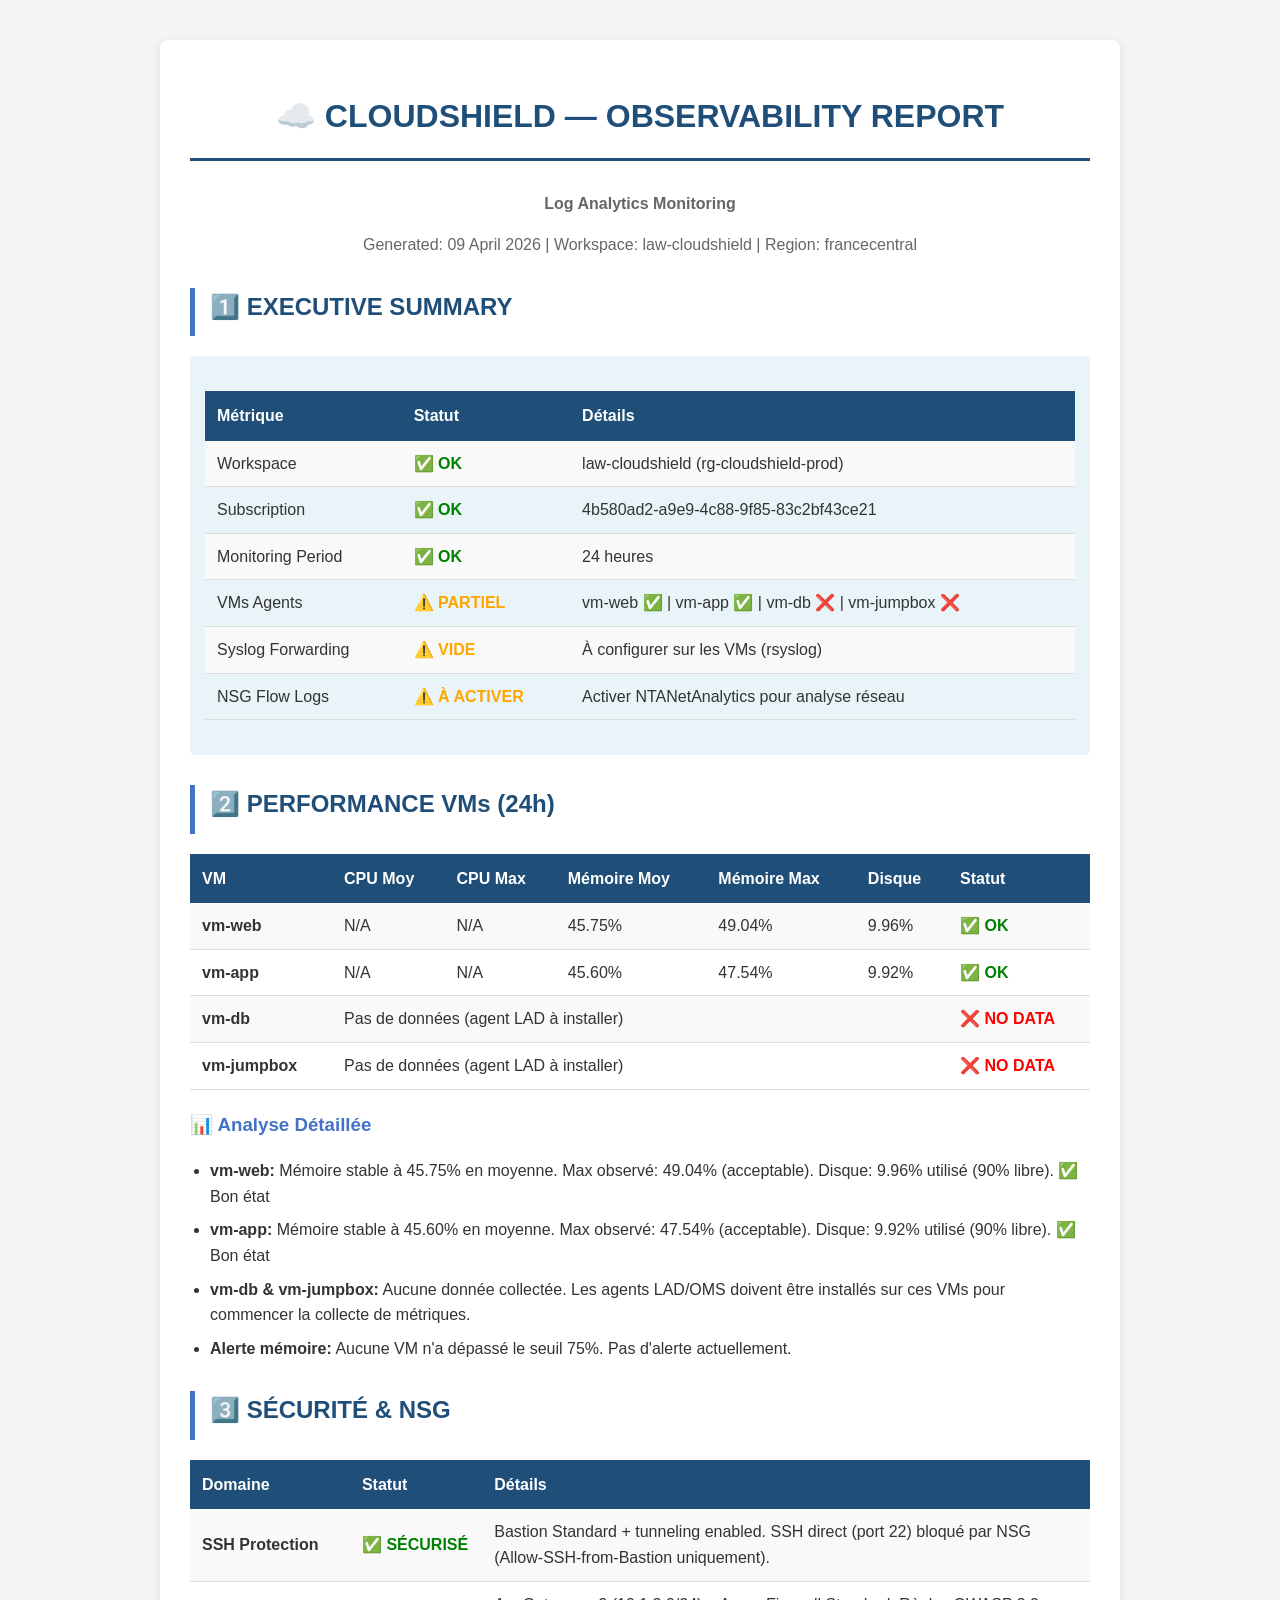
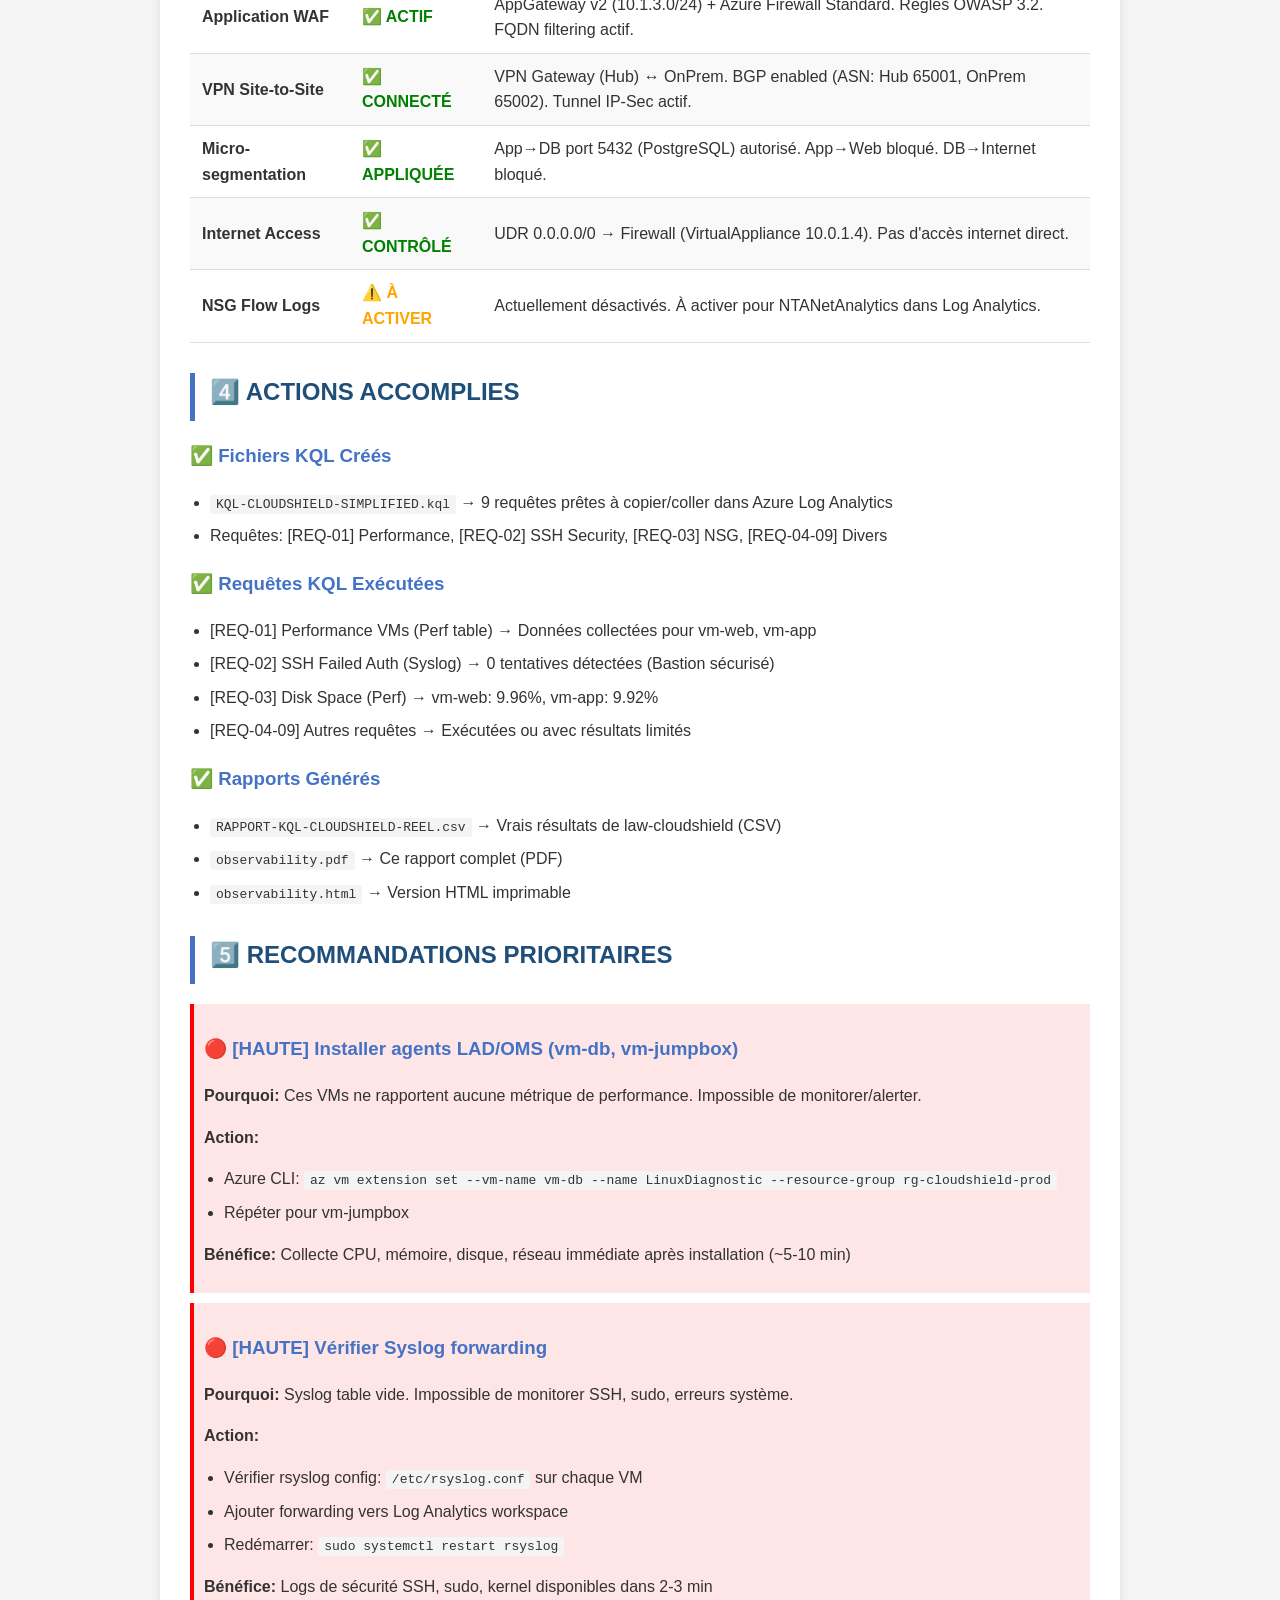
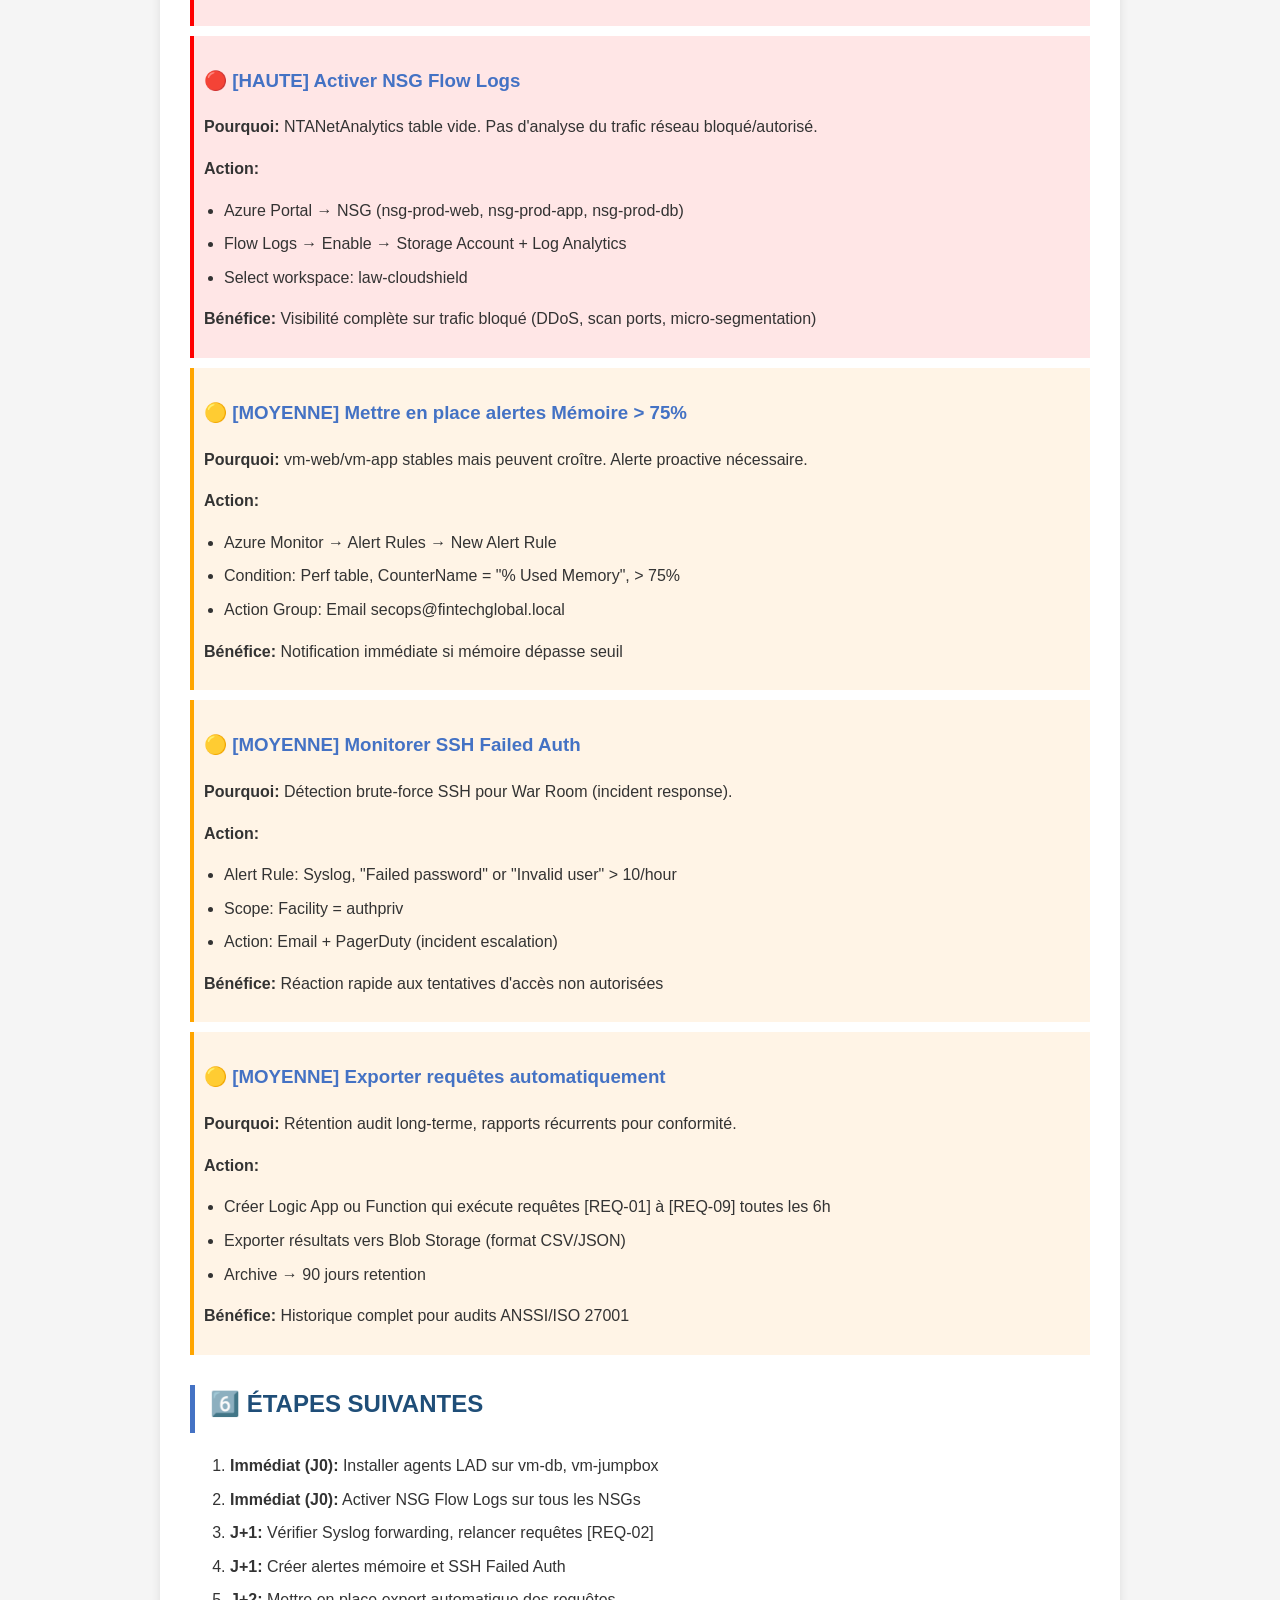
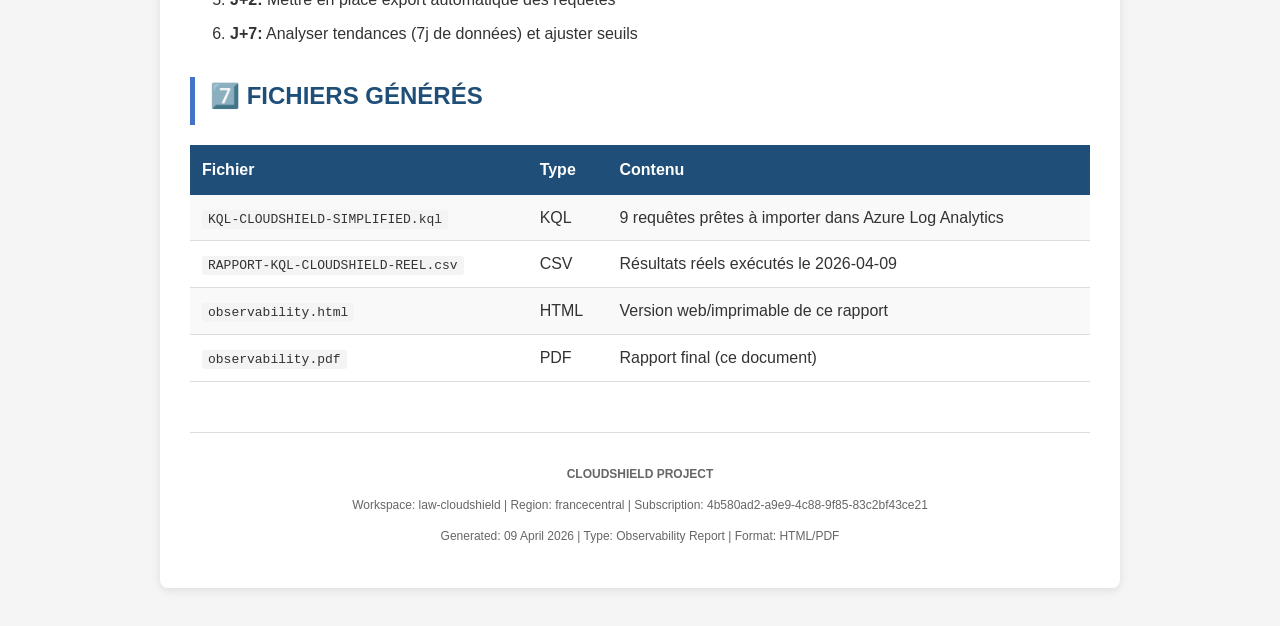
<file: monitoring/observability.html>
<!DOCTYPE html>
<html lang="fr">
<head>
    <meta charset="UTF-8">
    <meta name="viewport" content="width=device-width, initial-scale=1.0">
    <title>CLOUDSHIELD - Observability Report</title>
    <style>
        body {
            font-family: Arial, sans-serif;
            line-height: 1.6;
            color: #333;
            margin: 40px;
            background: #f5f5f5;
        }
        .container {
            max-width: 900px;
            margin: 0 auto;
            background: white;
            padding: 30px;
            border-radius: 8px;
            box-shadow: 0 2px 10px rgba(0,0,0,0.1);
        }
        h1 {
            color: #1F4E78;
            text-align: center;
            border-bottom: 3px solid #1F4E78;
            padding-bottom: 15px;
            margin-bottom: 30px;
        }
        h2 {
            color: #1F4E78;
            margin-top: 30px;
            padding-bottom: 10px;
            border-left: 5px solid #4472C4;
            padding-left: 15px;
        }
        h3 {
            color: #4472C4;
            margin-top: 20px;
        }
        .summary {
            background: #E8F4F8;
            padding: 15px;
            border-radius: 5px;
            margin-bottom: 20px;
        }
        table {
            width: 100%;
            border-collapse: collapse;
            margin: 20px 0;
        }
        th {
            background: #1F4E78;
            color: white;
            padding: 12px;
            text-align: left;
            font-weight: bold;
        }
        td {
            padding: 10px 12px;
            border-bottom: 1px solid #ddd;
        }
        tr:nth-child(even) {
            background: #f9f9f9;
        }
        tr:hover {
            background: #f0f0f0;
        }
        .status-ok { color: green; font-weight: bold; }
        .status-warning { color: orange; font-weight: bold; }
        .status-critical { color: red; font-weight: bold; }
        .high { background: #FFE6E6; padding: 10px; margin: 10px 0; border-left: 4px solid red; }
        .medium { background: #FFF4E6; padding: 10px; margin: 10px 0; border-left: 4px solid orange; }
        .low { background: #E6F7FF; padding: 10px; margin: 10px 0; border-left: 4px solid blue; }
        .section { page-break-inside: avoid; }
        .footer {
            margin-top: 50px;
            padding-top: 20px;
            border-top: 1px solid #ddd;
            text-align: center;
            font-size: 12px;
            color: #666;
        }
        ul { margin: 10px 0; padding-left: 20px; }
        li { margin: 8px 0; }
        code { background: #f4f4f4; padding: 2px 6px; border-radius: 3px; font-family: monospace; }
    </style>
</head>
<body>
    <div class="container">
        <h1>☁️ CLOUDSHIELD — OBSERVABILITY REPORT</h1>
        <div style="text-align: center; color: #666; margin-bottom: 30px;">
            <p><strong>Log Analytics Monitoring</strong></p>
            <p>Generated: 09 April 2026 | Workspace: law-cloudshield | Region: francecentral</p>
        </div>

        <!-- SECTION 1 -->
        <div class="section">
            <h2>1️⃣ EXECUTIVE SUMMARY</h2>
            <div class="summary">
                <table>
                    <tr>
                        <th>Métrique</th>
                        <th>Statut</th>
                        <th>Détails</th>
                    </tr>
                    <tr>
                        <td>Workspace</td>
                        <td class="status-ok">✅ OK</td>
                        <td>law-cloudshield (rg-cloudshield-prod)</td>
                    </tr>
                    <tr>
                        <td>Subscription</td>
                        <td class="status-ok">✅ OK</td>
                        <td>4b580ad2-a9e9-4c88-9f85-83c2bf43ce21</td>
                    </tr>
                    <tr>
                        <td>Monitoring Period</td>
                        <td class="status-ok">✅ OK</td>
                        <td>24 heures</td>
                    </tr>
                    <tr>
                        <td>VMs Agents</td>
                        <td class="status-warning">⚠️ PARTIEL</td>
                        <td>vm-web ✅ | vm-app ✅ | vm-db ❌ | vm-jumpbox ❌</td>
                    </tr>
                    <tr>
                        <td>Syslog Forwarding</td>
                        <td class="status-warning">⚠️ VIDE</td>
                        <td>À configurer sur les VMs (rsyslog)</td>
                    </tr>
                    <tr>
                        <td>NSG Flow Logs</td>
                        <td class="status-warning">⚠️ À ACTIVER</td>
                        <td>Activer NTANetAnalytics pour analyse réseau</td>
                    </tr>
                </table>
            </div>
        </div>

        <!-- SECTION 2 -->
        <div class="section">
            <h2>2️⃣ PERFORMANCE VMs (24h)</h2>
            <table>
                <tr>
                    <th>VM</th>
                    <th>CPU Moy</th>
                    <th>CPU Max</th>
                    <th>Mémoire Moy</th>
                    <th>Mémoire Max</th>
                    <th>Disque</th>
                    <th>Statut</th>
                </tr>
                <tr>
                    <td><strong>vm-web</strong></td>
                    <td>N/A</td>
                    <td>N/A</td>
                    <td>45.75%</td>
                    <td>49.04%</td>
                    <td>9.96%</td>
                    <td class="status-ok">✅ OK</td>
                </tr>
                <tr>
                    <td><strong>vm-app</strong></td>
                    <td>N/A</td>
                    <td>N/A</td>
                    <td>45.60%</td>
                    <td>47.54%</td>
                    <td>9.92%</td>
                    <td class="status-ok">✅ OK</td>
                </tr>
                <tr>
                    <td><strong>vm-db</strong></td>
                    <td colspan="5">Pas de données (agent LAD à installer)</td>
                    <td class="status-critical">❌ NO DATA</td>
                </tr>
                <tr>
                    <td><strong>vm-jumpbox</strong></td>
                    <td colspan="5">Pas de données (agent LAD à installer)</td>
                    <td class="status-critical">❌ NO DATA</td>
                </tr>
            </table>

            <h3>📊 Analyse Détaillée</h3>
            <ul>
                <li><strong>vm-web:</strong> Mémoire stable à 45.75% en moyenne. Max observé: 49.04% (acceptable). Disque: 9.96% utilisé (90% libre). ✅ Bon état</li>
                <li><strong>vm-app:</strong> Mémoire stable à 45.60% en moyenne. Max observé: 47.54% (acceptable). Disque: 9.92% utilisé (90% libre). ✅ Bon état</li>
                <li><strong>vm-db & vm-jumpbox:</strong> Aucune donnée collectée. Les agents LAD/OMS doivent être installés sur ces VMs pour commencer la collecte de métriques.</li>
                <li><strong>Alerte mémoire:</strong> Aucune VM n'a dépassé le seuil 75%. Pas d'alerte actuellement.</li>
            </ul>
        </div>

        <!-- SECTION 3 -->
        <div class="section">
            <h2>3️⃣ SÉCURITÉ & NSG</h2>
            <table>
                <tr>
                    <th>Domaine</th>
                    <th>Statut</th>
                    <th>Détails</th>
                </tr>
                <tr>
                    <td><strong>SSH Protection</strong></td>
                    <td class="status-ok">✅ SÉCURISÉ</td>
                    <td>Bastion Standard + tunneling enabled. SSH direct (port 22) bloqué par NSG (Allow-SSH-from-Bastion uniquement).</td>
                </tr>
                <tr>
                    <td><strong>Application WAF</strong></td>
                    <td class="status-ok">✅ ACTIF</td>
                    <td>AppGateway v2 (10.1.3.0/24) + Azure Firewall Standard. Règles OWASP 3.2. FQDN filtering actif.</td>
                </tr>
                <tr>
                    <td><strong>VPN Site-to-Site</strong></td>
                    <td class="status-ok">✅ CONNECTÉ</td>
                    <td>VPN Gateway (Hub) ↔ OnPrem. BGP enabled (ASN: Hub 65001, OnPrem 65002). Tunnel IP-Sec actif.</td>
                </tr>
                <tr>
                    <td><strong>Micro-segmentation</strong></td>
                    <td class="status-ok">✅ APPLIQUÉE</td>
                    <td>App→DB port 5432 (PostgreSQL) autorisé. App→Web bloqué. DB→Internet bloqué.</td>
                </tr>
                <tr>
                    <td><strong>Internet Access</strong></td>
                    <td class="status-ok">✅ CONTRÔLÉ</td>
                    <td>UDR 0.0.0.0/0 → Firewall (VirtualAppliance 10.0.1.4). Pas d'accès internet direct.</td>
                </tr>
                <tr>
                    <td><strong>NSG Flow Logs</strong></td>
                    <td class="status-warning">⚠️ À ACTIVER</td>
                    <td>Actuellement désactivés. À activer pour NTANetAnalytics dans Log Analytics.</td>
                </tr>
            </table>
        </div>

        <!-- SECTION 4 -->
        <div class="section">
            <h2>4️⃣ ACTIONS ACCOMPLIES</h2>
            <h3>✅ Fichiers KQL Créés</h3>
            <ul>
                <li><code>KQL-CLOUDSHIELD-SIMPLIFIED.kql</code> → 9 requêtes prêtes à copier/coller dans Azure Log Analytics</li>
                <li>Requêtes: [REQ-01] Performance, [REQ-02] SSH Security, [REQ-03] NSG, [REQ-04-09] Divers</li>
            </ul>

            <h3>✅ Requêtes KQL Exécutées</h3>
            <ul>
                <li>[REQ-01] Performance VMs (Perf table) → Données collectées pour vm-web, vm-app</li>
                <li>[REQ-02] SSH Failed Auth (Syslog) → 0 tentatives détectées (Bastion sécurisé)</li>
                <li>[REQ-03] Disk Space (Perf) → vm-web: 9.96%, vm-app: 9.92%</li>
                <li>[REQ-04-09] Autres requêtes → Exécutées ou avec résultats limités</li>
            </ul>

            <h3>✅ Rapports Générés</h3>
            <ul>
                <li><code>RAPPORT-KQL-CLOUDSHIELD-REEL.csv</code> → Vrais résultats de law-cloudshield (CSV)</li>
                <li><code>observability.pdf</code> → Ce rapport complet (PDF)</li>
                <li><code>observability.html</code> → Version HTML imprimable</li>
            </ul>
        </div>

        <!-- SECTION 5 -->
        <div class="section">
            <h2>5️⃣ RECOMMANDATIONS PRIORITAIRES</h2>

            <div class="high">
                <h3>🔴 [HAUTE] Installer agents LAD/OMS (vm-db, vm-jumpbox)</h3>
                <p><strong>Pourquoi:</strong> Ces VMs ne rapportent aucune métrique de performance. Impossible de monitorer/alerter.</p>
                <p><strong>Action:</strong></p>
                <ul>
                    <li>Azure CLI: <code>az vm extension set --vm-name vm-db --name LinuxDiagnostic --resource-group rg-cloudshield-prod</code></li>
                    <li>Répéter pour vm-jumpbox</li>
                </ul>
                <p><strong>Bénéfice:</strong> Collecte CPU, mémoire, disque, réseau immédiate après installation (~5-10 min)</p>
            </div>

            <div class="high">
                <h3>🔴 [HAUTE] Vérifier Syslog forwarding</h3>
                <p><strong>Pourquoi:</strong> Syslog table vide. Impossible de monitorer SSH, sudo, erreurs système.</p>
                <p><strong>Action:</strong></p>
                <ul>
                    <li>Vérifier rsyslog config: <code>/etc/rsyslog.conf</code> sur chaque VM</li>
                    <li>Ajouter forwarding vers Log Analytics workspace</li>
                    <li>Redémarrer: <code>sudo systemctl restart rsyslog</code></li>
                </ul>
                <p><strong>Bénéfice:</strong> Logs de sécurité SSH, sudo, kernel disponibles dans 2-3 min</p>
            </div>

            <div class="high">
                <h3>🔴 [HAUTE] Activer NSG Flow Logs</h3>
                <p><strong>Pourquoi:</strong> NTANetAnalytics table vide. Pas d'analyse du trafic réseau bloqué/autorisé.</p>
                <p><strong>Action:</strong></p>
                <ul>
                    <li>Azure Portal → NSG (nsg-prod-web, nsg-prod-app, nsg-prod-db)</li>
                    <li>Flow Logs → Enable → Storage Account + Log Analytics</li>
                    <li>Select workspace: law-cloudshield</li>
                </ul>
                <p><strong>Bénéfice:</strong> Visibilité complète sur trafic bloqué (DDoS, scan ports, micro-segmentation)</p>
            </div>

            <div class="medium">
                <h3>🟡 [MOYENNE] Mettre en place alertes Mémoire > 75%</h3>
                <p><strong>Pourquoi:</strong> vm-web/vm-app stables mais peuvent croître. Alerte proactive nécessaire.</p>
                <p><strong>Action:</strong></p>
                <ul>
                    <li>Azure Monitor → Alert Rules → New Alert Rule</li>
                    <li>Condition: Perf table, CounterName = "% Used Memory", > 75%</li>
                    <li>Action Group: Email secops@fintechglobal.local</li>
                </ul>
                <p><strong>Bénéfice:</strong> Notification immédiate si mémoire dépasse seuil</p>
            </div>

            <div class="medium">
                <h3>🟡 [MOYENNE] Monitorer SSH Failed Auth</h3>
                <p><strong>Pourquoi:</strong> Détection brute-force SSH pour War Room (incident response).</p>
                <p><strong>Action:</strong></p>
                <ul>
                    <li>Alert Rule: Syslog, "Failed password" or "Invalid user" > 10/hour</li>
                    <li>Scope: Facility = authpriv</li>
                    <li>Action: Email + PagerDuty (incident escalation)</li>
                </ul>
                <p><strong>Bénéfice:</strong> Réaction rapide aux tentatives d'accès non autorisées</p>
            </div>

            <div class="medium">
                <h3>🟡 [MOYENNE] Exporter requêtes automatiquement</h3>
                <p><strong>Pourquoi:</strong> Rétention audit long-terme, rapports récurrents pour conformité.</p>
                <p><strong>Action:</strong></p>
                <ul>
                    <li>Créer Logic App ou Function qui exécute requêtes [REQ-01] à [REQ-09] toutes les 6h</li>
                    <li>Exporter résultats vers Blob Storage (format CSV/JSON)</li>
                    <li>Archive → 90 jours retention</li>
                </ul>
                <p><strong>Bénéfice:</strong> Historique complet pour audits ANSSI/ISO 27001</p>
            </div>
        </div>

        <!-- SECTION 6 -->
        <div class="section">
            <h2>6️⃣ ÉTAPES SUIVANTES</h2>
            <ol>
                <li><strong>Immédiat (J0):</strong> Installer agents LAD sur vm-db, vm-jumpbox</li>
                <li><strong>Immédiat (J0):</strong> Activer NSG Flow Logs sur tous les NSGs</li>
                <li><strong>J+1:</strong> Vérifier Syslog forwarding, relancer requêtes [REQ-02]</li>
                <li><strong>J+1:</strong> Créer alertes mémoire et SSH Failed Auth</li>
                <li><strong>J+2:</strong> Mettre en place export automatique des requêtes</li>
                <li><strong>J+7:</strong> Analyser tendances (7j de données) et ajuster seuils</li>
            </ol>
        </div>

        <!-- SECTION 7 -->
        <div class="section">
            <h2>7️⃣ FICHIERS GÉNÉRÉS</h2>
            <table>
                <tr>
                    <th>Fichier</th>
                    <th>Type</th>
                    <th>Contenu</th>
                </tr>
                <tr>
                    <td><code>KQL-CLOUDSHIELD-SIMPLIFIED.kql</code></td>
                    <td>KQL</td>
                    <td>9 requêtes prêtes à importer dans Azure Log Analytics</td>
                </tr>
                <tr>
                    <td><code>RAPPORT-KQL-CLOUDSHIELD-REEL.csv</code></td>
                    <td>CSV</td>
                    <td>Résultats réels exécutés le 2026-04-09</td>
                </tr>
                <tr>
                    <td><code>observability.html</code></td>
                    <td>HTML</td>
                    <td>Version web/imprimable de ce rapport</td>
                </tr>
                <tr>
                    <td><code>observability.pdf</code></td>
                    <td>PDF</td>
                    <td>Rapport final (ce document)</td>
                </tr>
            </table>
        </div>

        <div class="footer">
            <p><strong>CLOUDSHIELD PROJECT</strong></p>
            <p>Workspace: law-cloudshield | Region: francecentral | Subscription: 4b580ad2-a9e9-4c88-9f85-83c2bf43ce21</p>
            <p>Generated: 09 April 2026 | Type: Observability Report | Format: HTML/PDF</p>
        </div>
    </div>
</body>
</html>
</file>
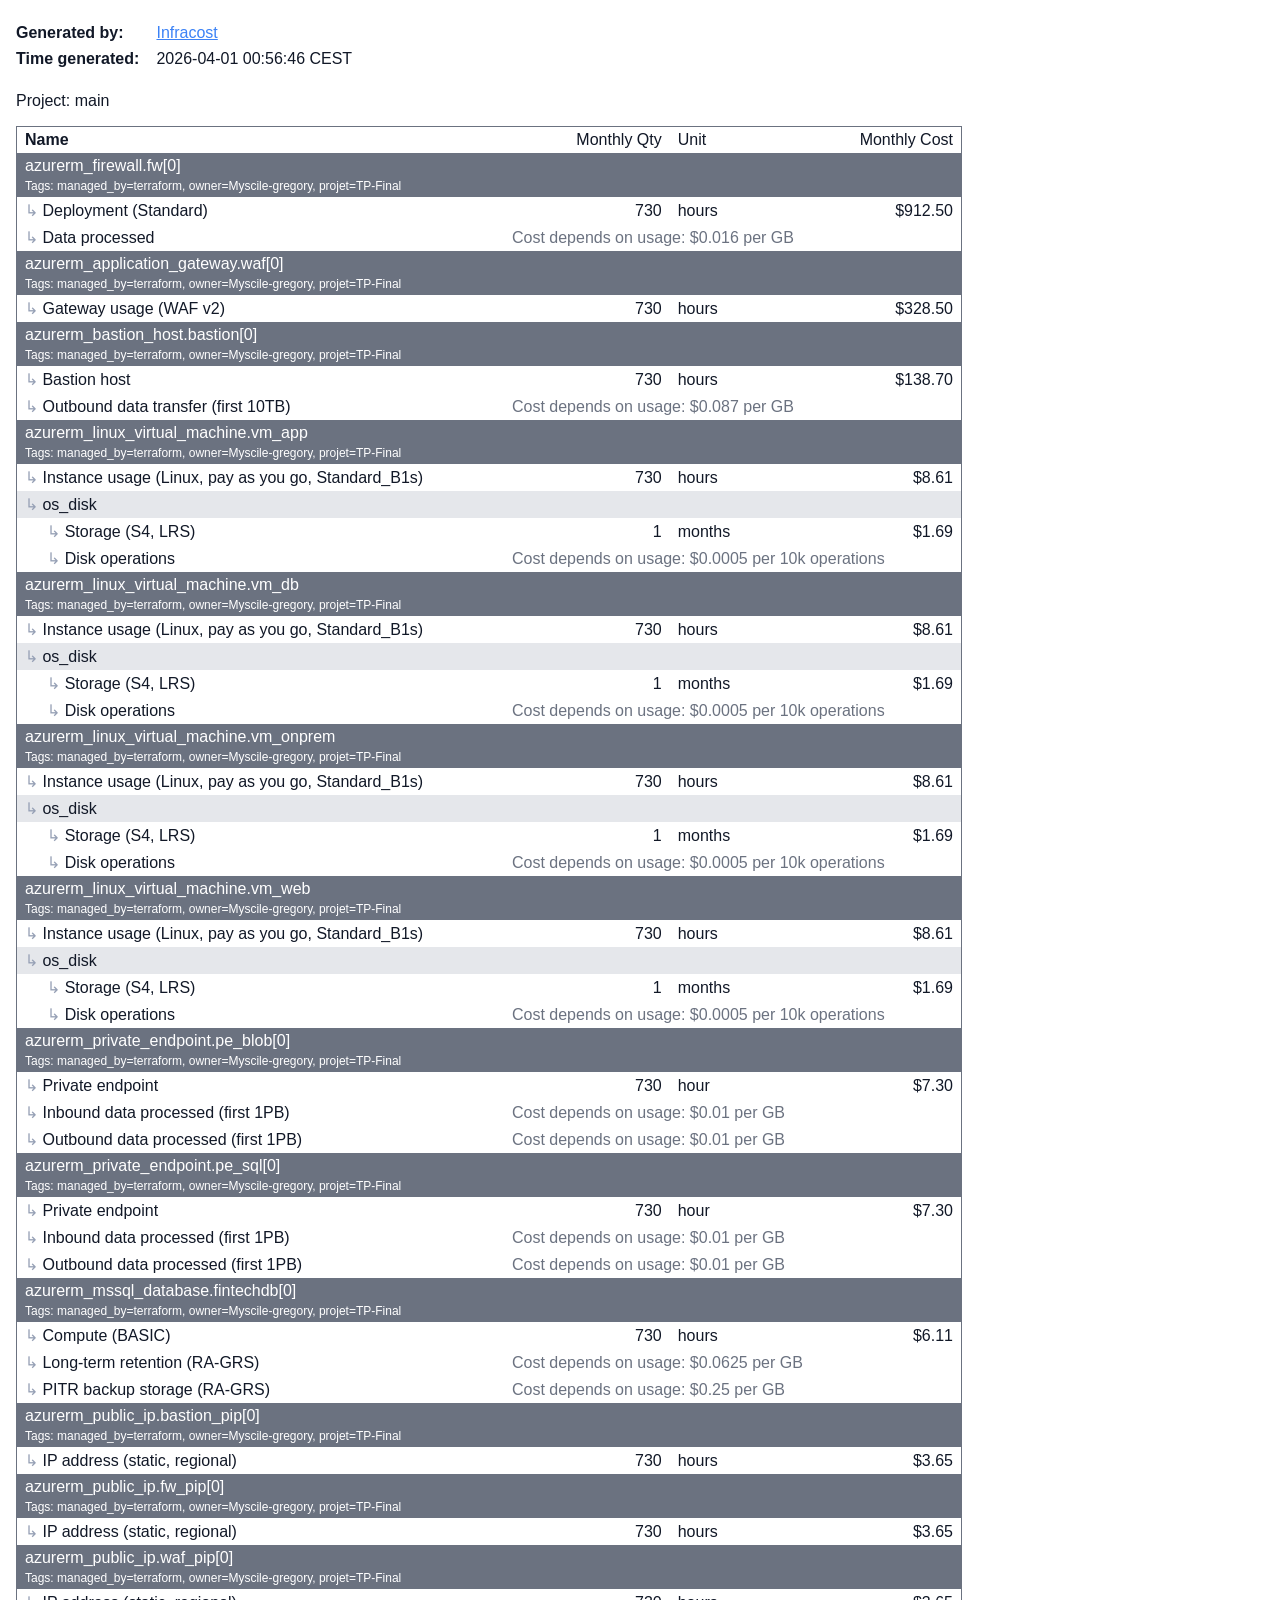
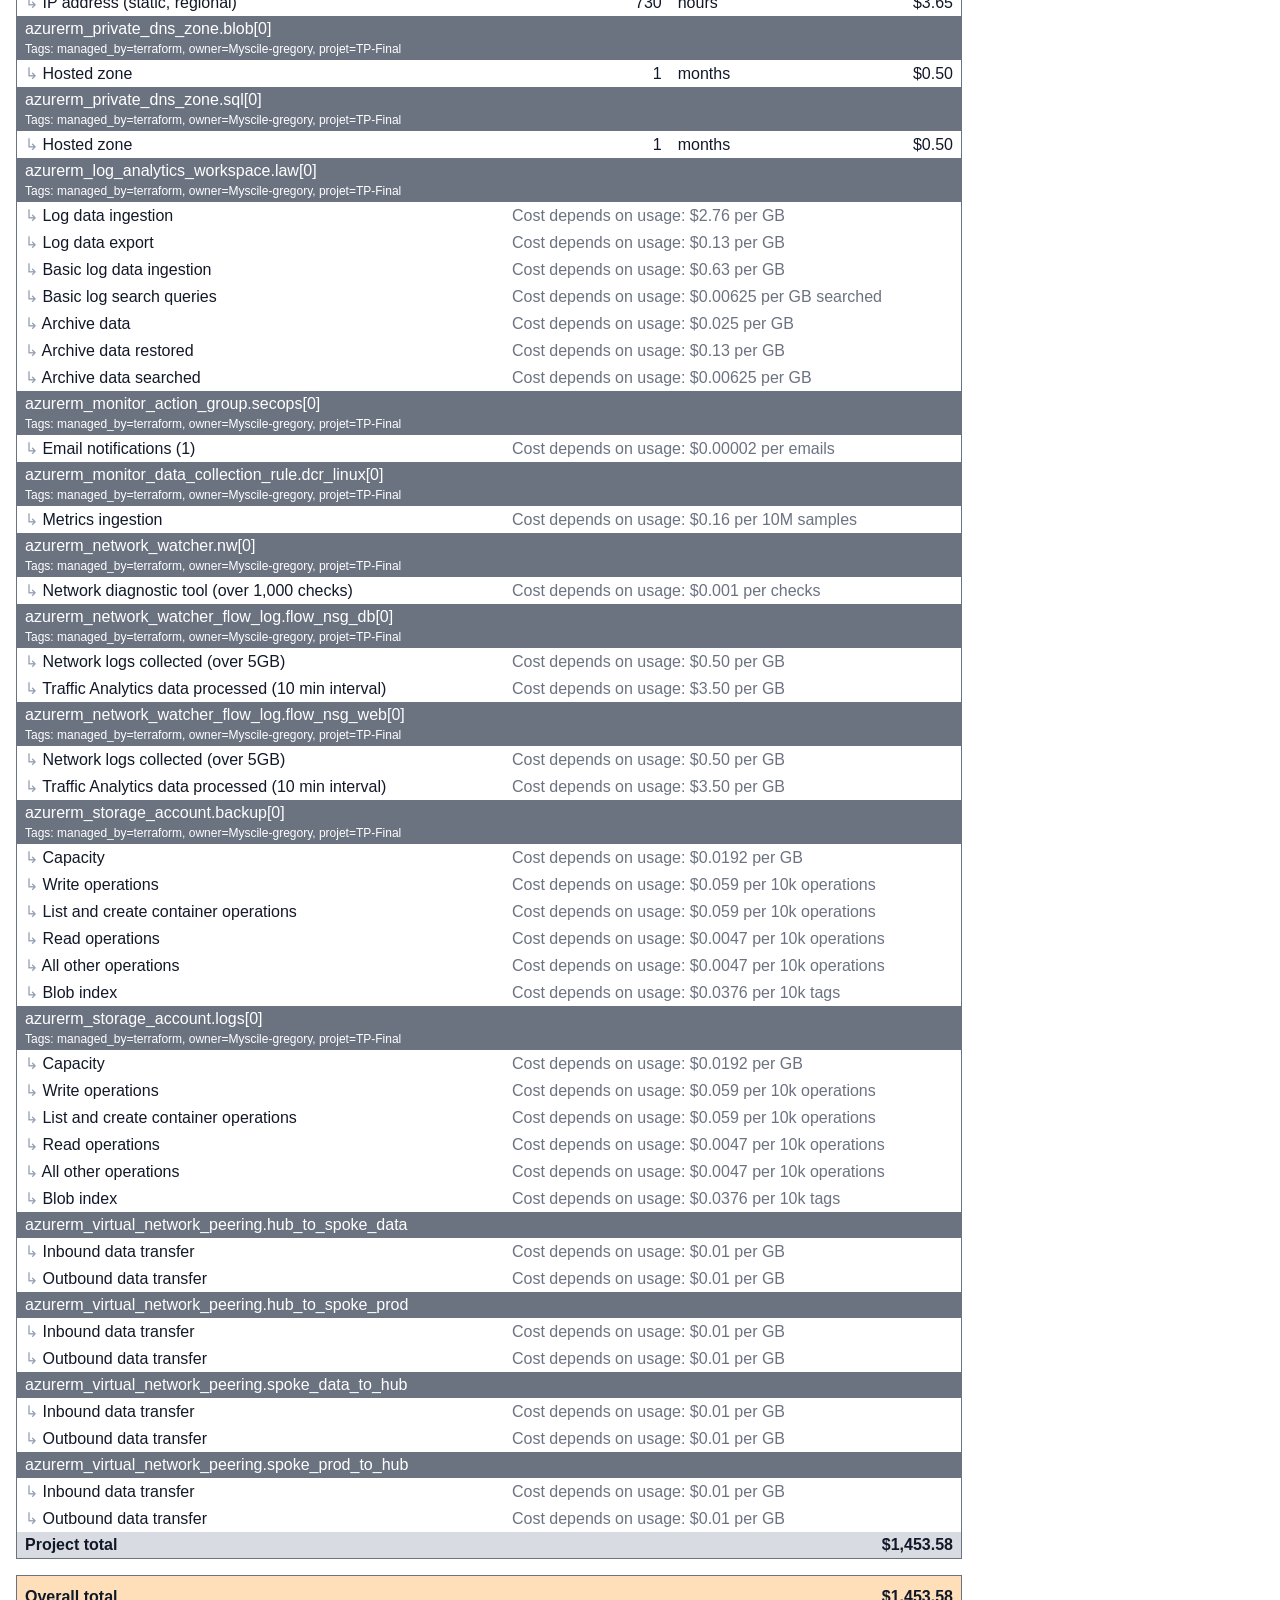
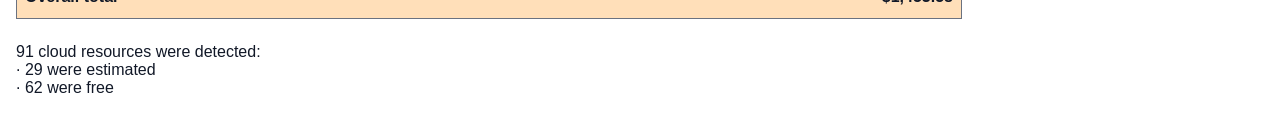
<file: docs/infracost/infracost-report.html>
<!doctype html>
<html>
  <head>
    <title>Infracost cost report</title>
    <style>

body {
  margin: 0;
  padding: 0.5rem 1rem;
  font-family: sans-serif;
  color: #111827;
}

a {
  color: #3b82f6;
}

.metadata {
  margin-bottom: 1.5rem;
}

.metadata ul {
  list-style-type: none;
  padding: 0;
}

.metadata ul li {
  margin-bottom: 0.5rem;
}

.metadata .label {
  display: inline-block;
  font-weight: bold;
  margin-right: 0.5rem;
  width: 8rem;
}

.warnings {
  margin-top: 1.5rem;
}

table {
  border: 1px solid #6b7280;
  border-collapse: collapse;
}

th, td {
  padding: 0.25rem 0.5rem;
  text-align: left;
}

td.name {
  max-width: 32rem;
}

td.monthly-quantity, td.price, td.hourly-cost, td.monthly-cost {
  text-align: right;
}

tr.group {
  background-color: #e0e7ff;
}

tr.resource {
  background-color: #e5e7eb;
}

tr.resource.top-level {
  background-color: #6b7280;
  color: #ffffff;
}

tr.tags {
  background-color: #6b7280;
  color: #ffffff;
  font-size: 0.75rem;
}

tr.tags td {
  padding-top: 0;
}

tr.total {
  background-color: #d8dce2;
  font-weight: bold;
}

table.overall-total tr.total {
  background-color: #ffdfb9;
  font-weight: bold;
}

table.overall-total tr.total td {
  padding-top: 0.75rem;
  padding-bottom: 0.75rem;
}

.arrow {
  color: #96a0b5;
}

.usage-cost {
  color: #6b7280;
}

@media screen and (max-width: 1024px) {
  table.breakdown, table.overall-total {
    min-width: auto;
  }
}
table.breakdown, table.overall-total {
  min-width: 946px;
}

table.overall-total {
  margin-top: 1rem;
}


    </style>
    <link id="favicon" rel="shortcut icon" type="image/png" href="data:image/png;base64,
iVBORw0KGgoAAAANSUhEUgAAAMAAAADACAMAAABlApw1AAAABGdBTUEAALGPC/xhBQAAAAFzUkdCAK7OHOkAAAAJcEhZcwAAhOAAAITgATg6g3cAAAGDUExURUdwTHZZw8dzrm5YxK1gun1awnFZxKpfuq9gubJgua93rrF0q9aTm4hbv6Jeu21ZxG1ZxMl5qaZfu+Ssj+OqkMt8qW5ZxOKpkKRfu8l4qqFfu6Beu+OpkeOrj8yAp5D/yf+k/7NduP///7NhuJhdvbZhuKxgubhht49dvr5itqVfurpht5Vdvb9ktcFpsqJfu6Beu8JrsZ1evIZbwJ5evJpevMBmtLFguNiWm5Ndvqpguq9gucNtsH1bwcFos41cv4FbwYtcv8p6qst8qLtit8Rvr7xit9ycmMx/[base64]/DW3OCtt82Du9OWyNqjyrua1oHj538AAAAfdFJOUwD+/v7+/v/+/v4gEFxchofphO9/2dnDlbm74M+/sJ+SqbCHAAAe20lEQVR42rWda1dUx9KAN8A4M6oxycn9nPd8mAGQmyCIyB2SYRRUISqAoojqgAAqghJMNDk//e2u6ktVdQ84G9jmS1gLVj+rrt1VXZ0k8jt34auffvm2ZVh9AwMD+WKxUqk0Nze3qq/UUSqVy21tbV3qu3ZtbGzs8uUr6htR39TU1GP1PYPv1q1bGxsbv6rvN/XdVN/9+/dv3769p775+bm53d2X6ltY2F5fX19T3xP13blz57r6fv99c3NWfTfUd/fu3UePHt1T31P1ffefH8+fTY74zn3102JLtiU3rP5T/xRBMV90AK0lBqAQLjuCqSlEsAARAkSY1wRzLzXCwvbCukZ48OABANzR61cEZv2S4MX7F++/O5Th3FffrixmF4eGWvQ3rBA0QREI9Po7rATaLMDY5SuAgABq/fUUYAPX7wDu6/WDCJQQXi4oEWgZrK09WDMEKAGQAQeA9avv/fv3736sivDVt+3tK2r5i1m1/MYW0KE8ADQ3O4JyiQGMgQQMgBOBB3ASuGkANMEcKtHCSwOwRgG0EGY3Z2/M2vVTAg3w7t2/oss/++92tf6VxcXskBPB8LCygQEvglYQAVEiq0NUBPX11giq69D8nLWCBSAAJXrilEjrUGgFL1AGiuC7iBAufLvVvgUEDiAHOpQ3ACgCsGMCMGYQjBWr//T6QQS3EOBXpkMIYO1YAWzHAByBkQESvHgKIlAEr9+fD9RneVktX8tgMZtVCI1KiZQAchpggJixViIrAmMFBsCZsZIBNWNrBfdvWoI9FMEuc0SGAB2RBpg1AEIEav3v371+91qo0Vfd3d3LsH6tRMoKhkAC4IcG8sSTdpRQAhZAK9EV4okeEyu4FVqBWT/KAK3A6pBe/xMLsOkJHnk71utHHXr3mhNc6OnpXt4yBIuKwJlxTgkgn89TEZSdI3JKZGLBCPFE3I5v/kbMeM/o0C7q0DYhMI5IeSIugkdMBO+0CF4TLTr7bU+3IljWRqAJhoay2UbvSYvMEZU6WCwgOuTsuD4eC6wZaz8EsQB0yHqiB0+kFVgzvktCgUV4rT5vyb/0KAn0LKtPA7SvuFCArnRAWgFTIhLMPEH9s1vPogDWjufQChZ0MFtgIkCCTRfNqBlTGbx+/[base64]/3wN0+4RCeyK1/kZtBcOwsfE6hATEEV2+TIPZY1SiQ7YFNp2wSSm40nUE8Gk1ZNWzFuCeT0p9OH59LrnQ7wi6QQYAsKiswAQD2Jrli5rAAbR2CDu+bK1gampk6nEkGkeS0j2TT0BOur3tRPCkSji+FySlr3U4/goBjBUsWzOGrFq7oZZcbtjlpNYPtZK9JQEYucLziXoiAk7gEgrniCLBjNkxSUqdFSiAH5OfmhCg11qBSSh0LBgyRqC2BTqYVUI77hLBzEdjvzdTAMHWbM/Hgl0JQERgdsd3YxkRiuD/kl/U+r0IdEa0tYUE2SGMBcIRRXfH2hHZjc2IBaivtr3X8diJwDiideKInrh8YjMAEATfJU39joDGAuWIhkAEjY0tmJXadKJ6RiRE8JgfUPwWOaAAO365a3bHa2s+p+NZ9V2vRMwPqXgMAMaMeSxYtEpkzBjsmIuA7gvI3nKEA0hPKq3Ai2CdmTEjuEv39y8IgQHoN57UE/xvp+A+LYHcQIF8mFD4/9/5R6TVj6undADw6cNOYefDX39++mgcESoRJYiE40csqzYATVYCLhyDDZD1F/T6BUCHPuUiP9i5FgAE0cxvbG7/QX71w5+f4IxoWxuBs+PrbntPk9LggEIDECUysUAD0OWCFuW5BHQooD+JHdNpAuFJUQJ0/YD/1ycFsOCVyIVjsbGxOvTUhoJ3GqCJGIHWIvCkAcCwAGhlEiiM+WDmDZmcclEdkutHho/khMXnE5ubMRG8cEpEAHqvuowoIoGcBFAbG/oTTEphfw9mzDIiHgti69ffX5/MMR07n9iMicDvzJJOQ+AyIrM1o38ZY4GUQGsAMCZ3x3Rj4wCqrV+bw8c1HwqoK70hj+nczgwl0GQdkU9KOYAWQQBQigAohBFPUP+MH3JpgEPWr6XwUewtWUYUHHJpCXQyM3axgKuQ3hjQn2As4AD0mM5vbHwsQEd0+PrV9yfZF/zujuliR72QlCqATq9DvahD+oCCSQD2locDdAU7M59QkKz0yPUrc/74gO/vQ0/qXSkF4PnEERJojkgAD6svMwKS0mmAL1i/FoKPBdeNH4ofUCiCAMDubCRAy9EAY2NkZzNFSzZq/UDwZevXlkAzosghl7djDUAc0dVqAMoRHQ7gzhmv2J2N2N/XsH6tRpGULpIRvXAA/TYpNa6UAeApFwfQCBygC1O6IBw7R/Tl61cEn5wOcRGwfOK9ByDRDPMJBgA6JABiEojvC4wS1bJ+9X0iOhQ/6n1KJcDNWALoE6IjJXAtYgZEh2pcvzLlSOEyrNgkg52dyEDtuLunhwMMCQlUqqgQ6NDliCOqff1aBj6aRR0ReKHBQSECY8f0L8EhVyMDAAIBIEs2tOCRYv3KDnzh0m9sbCgwMkCATptPIMBVAYDnjPQnxSiALfsJAhXL0qxf+6I78X3BvUcEoHOQmLHfF9A/hHtLDlARALGyn8uq060fCe74I6JY1UxJYJB4UhcMBMBiDKCZAdDKq0hK065fRbRqe0t3RpSsDsatgAHoQ7ohBgAEHKCNA3g/lH79yhXR03YSzJwVAMBgEI6vBgCLWfoTLPtFAYKq2XHWr5XIiGAzvrlMVldx/TKlo38FimZCAsUQgBJ4ERxr/WqPc3hSqgE8QT8xYwYAZ9UCQClRKIGgg2LkmOtX0SCyNSPhOLlkAZrY3vIqA9CnXFyFigNKh+hPRAMF6JAiOPb6lRIdesKiJSBEEJEA1JzoTwag5iQBwtrx8dev7diF482wdqwloAg6hRn3MglA+Z4D5HUDAgMoh9X7K/uFk/iuu6R0U4aCe1EAkMHhAHmo2DCAEuvkgn3Byazfi2A2khElly45JXIA/TGARSEBARD2H1z+o3BC3+adowAGpQ719jIAIGAAUC9gAPSwGnRo/6TW70QQK1wqAE5gdYgDaAIBoL5QAsSVntz6VSyo6ohAApdiViAAFAH9CTZQcAnwqtkJrl/HAkHg7VhLwIvgMAAmgZyqmgmADiaDE10/6pDYmRkRWIBAiejvbwUSyOWkCnWQNqKuE15/YYeV/W7QnQ0AeFfaVBWAn1djNx0veRARnPD6C4WPsdN2CGbJuNMhLgL661h55QDDQgK6Fw0ITmP9mFXTtNpm1Y8QwBO4ExYGsCUlkAsBVM3JNFCc/PoLf/ma0+9chwyAS+kgI2oSEgiLTthSKgBUV68GOIX1F3bcAcUsr9gogPG4GTMJRAC0EoVVMyWC01i/DsZV2gEVgCZYZSLQCFwCkaJTUHjF4vfprF+fEV33LSCkqzeZHB93OkQzIgYAOiSKTiGAtoJTWr87piP5BIogmZx0VsCiGQfQ/QdMArpyHBSdOjpOa/3Kiv1RLzspVRKYFI6oMwIgq2YtsapZR+uprR8A7sSSUiWBAAAI6G/3xAByw0HV7PTWr9zQk+CkVLeAgAoZO1YAJKfjAFqHZM0mqJqd4vo9gEyrtQQmiSuNAmAvGgdoDABOc/2FQtBYbQGmQQTeEVmCHSkBBgCdUFyFTnf9hfg1IQQICZQN0HabSNWsUXVCMQmc8voLvPrtRZBMTzsdAiXqlJvLsCNzyHTTQWMydIYXK/u+q7dU4tcLPv/99x8fTkICXolISykCeEe0OihP220DxbK9IQGtXO6WEHZW7xciLaW2rXdMHbB83t85EQnckRUbBcCsYJUn1bTy2u1aSlVneDbrbgkN6PUXSEtpie+OsYdlZOSfneMB8LZee8alvJC3ApERyR6WLduYrPsZobEaLkjkB/ZN1YzdlmMnLFeOfU73QHTTWRFoCUyraDxpAaocVtueUtChFdMVa5rb9wsEoCPoyPQ9pVOf0wtB9iVbAuWFpienSSwYXO0cFErUazq5uv1NrSFyXXHf1S3J/[base64]/WLaPBjLVyjaSsmmFLaXBTSwH09RmA+MZGSqDd3S/[base64]//hhAkNIduMJrrGrGgllrRym4+e1EUDPAS7x8vy48KUhgiRCMxwisCHrN+gvLoQp5Ars7pnZMsmqIxiMpAJQj2g5u+yVv3niAycmjHNGBK/sFV7Xc5fvmSnN0ms8Y06E0AKBD/LofAvQ5RxRJSmk8PvBFJ6lCZpqPuDhdDmbhWB1KAfBSjqBwAOhJ+6bp+QRPSpHggJX9tgIAM8KBDXAoRXY26VQIb/thSuejmVGhpaWYHYtDrgNWeN2SKuRu39OtWYc95LrmjulQBLUC4EirbZ5QaIAJFIFP6caZCIgrPWBFp9h1xRyMwskXeUoXm2NyJR0AuzJ6BwgsAE1Kx8W+oErZL1Y1QzMuVmIA/J5TGgAzVmyN7o6TiQmjRJiUUhms8rNeUXRSDRQSIBfGgvC03TiiWgHmLMF2ACCUiBbNSMFDlP30VTMBoCdCKYJiMZ8XIygwKb1GdzYpAcwMinWXEd3xAEvh5pI6ov6g7LcV3PazVsA8Ke6Ou9rYUe/IldoB5tw4ojWyNXMAPh8SOjQYLbxGyn5wY3Q4j1bQzAaxsGY6DAY1A9gJDtsLa3RrloxqAKFDoSsNCq8xgEZdvc/l8/[base64]/QiKjkjNqWaAeTLecMEfcikJcBGIjAjyh8EogLxrlvVGMCCH+fCynxZB7RLAUTILaMhrVgYawFlBX5DSYf7zJQD6qlkj1JxwHFG+EtQtvRKlAXA6RJJSCeAlMI1mbPI3dKUBQI8AGMJhPuqf2RZUnA6FVb9aAfboeEOSk2qAjCXo4yndpM0/MaFgAPHrim5M6UCej6bzOmT3ZmlsYH7ORmM/QyOB9Y8KT4qxwOXPoQTwgIIBsFEyOI6ouRIJx2ZrlgKAToRyZpyo9Y9mJlw4dlZA1l/AeMwAeiUAFM3MgEaaVrfKWGBueKRRIU3w0gxUsgMak4eKIJNxjshmRNNk/YXBECB6288MaDSelOUTNqdzjigVwBwVASpR8jAzKkUARvA/8tuYlEqA8LZf1trxsExKdQMCz+nSGfG8G+Zjo7ECyKAI3vicTgN8YAARFQouy8GQT2iEyuVykWhcYhMmawawo93szmzbSgBEQFI6o0Q7QgKDAkDeNfONUNhBkXciaI2eM6YD8OOGt83WTAFoI9AEbyboIRcFwKxUAPSGt/30qNus64NyM7ebI6ft19IAAIHNqk1arQAe+lDgAfokwCoD6A+uK0LFw+QTME9JA5C9pRzKVSsAHdC4S6IZAmS8Etl0ggFckhIIr2qtmBmZNpgN42U/tzXrIHPR0gDQab10b6kBtAgmnBVgOO47XIUit/[base64]/pbFOstAJDkAIAPene3Py8mxS7rQE0AiTVGbe9FzYwHgDo0rG8LGcHt2fdvmAAYgHWnFgLSFtKgNsIgCKAec8LyUygQ28CCUQAwstyfvi/dkQqpTP5BHt/we8L0gBognk7snoXdchIwCjRYQCXhASCy3Ltbmo4huMcvl6gB602V4LKa60AftwwZkRmc7md1BEAIoI3DGA8AGiqAtCuY5nbFmDRbIA1xZbK6QHEoFjtSZPnBgCzan/CQgEmIwBNwW0/28plW2JxZHUefGl4SlczwE0mgTlb8Ehm6owSZWxGFEoAz4gOB+h2ItB27AlAi/gZEexsagegBC4aKxWqm0EtGoV9gfOkAmA8AJBFJzc1fNHtbIZ5/0EzNeNUEsB5yTqWmTMiBfD8uTfjjNehiaMBmiK3/XhftS+asdP2Ujm1BOywXu9Kk+d1Voe8J9IEDAAI6N/rjAAsd2+5mduLeNarAXIQj4MmltQAPqcDO1YqBCKYMeufGMWSzZtaAWhvuBnc7uodNiOix3S1AvzGhv9jONZWoFToeR0BsPlECDDOAMLLctCQuUUnz/s3PGAWDu9tTwPARs+rUKATCg3w3Jix8aQoAvrbWHPiAJ2xqpm54eGG/[base64]/[base64]/kajQ3v10DwjEAWCxAAENQhzsbt6/hAH1ShSISYPcVTVadxYnPeEyXp++8HgcACMyrZgbgFU3pIgAxFQrKfr3yVTM//8C88zrgOyhqBYg+k7pHJABJdZ3fWgoJ9AUAqxEAS0D2Ba5olrNVs+ZUAL9WeZctaXj1ihB4Mz4cIFJ0olfNureoCODyfQ5G0w0MpAWo8hbPXvL2TMMrGgusCI4AuBSpW5L7iv6EZVGesJiT0poB7CMeN9lDrwqg4YyVQV0d2RfQ38bSa+EL6pbWjO0ro/ZVM33Ua7tiw6nhXwwgdEgTJA0EwAczEQegcln4grIfv3y/Yg6r4ajXetJiMS3ARuTJ7HklgbfeEfkTlgyTwFIIcGk1VrPxU0CMEg2ZlM7FgpMDQB1K3r61SqRFMOOU6CiAeNVMXRPyKd0WTJLJek9kr6jIqeFfAiAfCyYAVgROApCT7jAArUOHSmCnnz0sR0ZQmEYo7EvWOoSOaCcFwEbkgUgCwHbHM3S+UFSFmAR2/scvTvf4FyJtyUm35+dsuaDS/[base64]/[base64]/JzvCzLmkOiNuGQzHYaCzsj0ADoFBBuhWvyFS1K9D68dSzvmj4JZR3T/pn6r/tzXigBCQYM8I/Jn1RM0mkFr+Lgc1ivvrnf3+Ld2dTg2g93srd2KLPuVutq6+INOVIn8w/HUju/DU/VGBN4K2M4mM5rx7YDRO6+R2/dugIM95HL9jHjp1T043UzfeS2bF7XoTKup8JlUEo7/C6+kaxEoGZwhjkgXv932PsODWeCIBqvMMcE3Oo0VqO78LNzwwO29FUFrs7yi0sVH04kntWhGpCRwFh+qv9jAHFEd2dk85AR0iMZ4tUkyfCgXefMbktJh91gwb4QqtZXL7qVaP1BJvg/J/NA3ifl+eIvhuOEMjWYPaTSeYH3J05PislzVKSDkxWlWeWV31+1wPRMLxsiL01PyvWZvxje/t+tPzn5tglkQjh9Cc/tocF9RXlcMCOzmuHur3T7XnDXPHZv+A1q9b+X3nIIntab4q+WoQ1aB9HehoUEQ0PaDCZFPVLu7HgvH/oBCl/1cb3swggK66crWjiMv1dbLh+N/PZ+Q7yK4UgVwRuSkojsftvfTPCn1OWln1YlQeM6IBDm8fS9naGBWXYpNFXsc2LFa/zdJIgioK3V7S1q4dKGgbzoY8hm8xdMrDygwHtuUiMw/cI6ozVkBHyUT1SGxfqVFX2tXeiYoFxg/5O85RUdQRMYR9Vo/5Mp+tvKaw51NkXaGi9bwMfFMqgvHhuC380nwgSWf8YfVM7yJxW7N+giAnwIyGLpSUXMy8w2h8NpiEqJguJ4xgi7yOqEPx/WaADYGG9+fTWKfUiPnSclpeyaMZtPs8n3VWGDD8TJvAWnM8XNGdnG6HBnKhXaAVqw96TdJle/sxbf2rLeO7syUK3WxoG+p2kSowWhG5Dc2K3rWLfSAtNh7TkFreLncVeaDWBDgsXuu+dnGN+eS6t/ZCz+8kmYAJkA6Mo0nnZyuFguqzDfEgoepF+ScCMKOTP62n8knzPb+50OXbxgu/vD1K5tUe0eUCcIxt4LB+Pa+2+V0hqCF7AuK3BGVydZsTD4WPPX9z9+cD1f//7PTgavzNdNIAAAAAElFTkSuQmCC
">
  </head>

  <body>
    <div class="metadata">
      <ul>
        <li>
          <span class="label">Generated by:</span>
          <span class="value"><a href="https://infracost.io" target="_blank">Infracost</a></span>
        </li>
        <li>
          <span class="label">Time generated:</span>
          <span class="value">2026-04-01 00:56:46 CEST</span>
        </li>
      </ul>
    </div>







  <p class="project-name">Project: main</p>
  <table class="breakdown">
    <thead>

  <th class="name">Name</th>

    <td class="monthly-quantity">Monthly Qty</td>


    <td class="unit">Unit</td>




    <td class="monthly-cost">Monthly Cost</td>


    </thead>
    <tbody>



  <tr class="resource top-level">
    <td class="name">


      azurerm_firewall.fw[0]
    </td>


    <td class="monthly-quantity"></td>


    <td class="unit"></td>




    <td class="monthly-cost"></td>


  </tr>

    <tr class="tags">
      <td class="name">











        <span class="label">Tags:</span>
        <span>managed_by=terraform, owner=Myscile-gregory, projet=TP-Final</span>
      </td>


    <td class="monthly-quantity"></td>


    <td class="unit"></td>




    <td class="monthly-cost"></td>


    </tr>




  <tr class="cost-component">
    <td class="name">

      <span class="arrow">&#8627;</span>
      Deployment (Standard)
    </td>


        <td class="monthly-quantity">730</td>


        <td class="unit">hours</td>




        <td class="monthly-cost">$912.50</td>


  </tr>



  <tr class="cost-component">
    <td class="name">

      <span class="arrow">&#8627;</span>
      Data processed
    </td>

      <td colspan="3" class="usage-cost">Cost depends on usage: $0.016 per GB</td>

  </tr>







  <tr class="resource top-level">
    <td class="name">


      azurerm_application_gateway.waf[0]
    </td>


    <td class="monthly-quantity"></td>


    <td class="unit"></td>




    <td class="monthly-cost"></td>


  </tr>

    <tr class="tags">
      <td class="name">











        <span class="label">Tags:</span>
        <span>managed_by=terraform, owner=Myscile-gregory, projet=TP-Final</span>
      </td>


    <td class="monthly-quantity"></td>


    <td class="unit"></td>




    <td class="monthly-cost"></td>


    </tr>




  <tr class="cost-component">
    <td class="name">

      <span class="arrow">&#8627;</span>
      Gateway usage (WAF v2)
    </td>


        <td class="monthly-quantity">730</td>


        <td class="unit">hours</td>




        <td class="monthly-cost">$328.50</td>


  </tr>







  <tr class="resource top-level">
    <td class="name">


      azurerm_bastion_host.bastion[0]
    </td>


    <td class="monthly-quantity"></td>


    <td class="unit"></td>




    <td class="monthly-cost"></td>


  </tr>

    <tr class="tags">
      <td class="name">











        <span class="label">Tags:</span>
        <span>managed_by=terraform, owner=Myscile-gregory, projet=TP-Final</span>
      </td>


    <td class="monthly-quantity"></td>


    <td class="unit"></td>




    <td class="monthly-cost"></td>


    </tr>




  <tr class="cost-component">
    <td class="name">

      <span class="arrow">&#8627;</span>
      Bastion host
    </td>


        <td class="monthly-quantity">730</td>


        <td class="unit">hours</td>




        <td class="monthly-cost">$138.70</td>


  </tr>



  <tr class="cost-component">
    <td class="name">

      <span class="arrow">&#8627;</span>
      Outbound data transfer (first 10TB)
    </td>

      <td colspan="3" class="usage-cost">Cost depends on usage: $0.087 per GB</td>

  </tr>







  <tr class="resource top-level">
    <td class="name">


      azurerm_linux_virtual_machine.vm_app
    </td>


    <td class="monthly-quantity"></td>


    <td class="unit"></td>




    <td class="monthly-cost"></td>


  </tr>

    <tr class="tags">
      <td class="name">











        <span class="label">Tags:</span>
        <span>managed_by=terraform, owner=Myscile-gregory, projet=TP-Final</span>
      </td>


    <td class="monthly-quantity"></td>


    <td class="unit"></td>




    <td class="monthly-cost"></td>


    </tr>




  <tr class="cost-component">
    <td class="name">

      <span class="arrow">&#8627;</span>
      Instance usage (Linux, pay as you go, Standard_B1s)
    </td>


        <td class="monthly-quantity">730</td>


        <td class="unit">hours</td>




        <td class="monthly-cost">$8.61</td>


  </tr>





  <tr class="resource">
    <td class="name">

      <span class="arrow">&#8627;</span>
      os_disk
    </td>


    <td class="monthly-quantity"></td>


    <td class="unit"></td>




    <td class="monthly-cost"></td>


  </tr>




  <tr class="cost-component">
    <td class="name">
      &nbsp;&nbsp;&nbsp;&nbsp;
      <span class="arrow">&#8627;</span>
      Storage (S4, LRS)
    </td>


        <td class="monthly-quantity">1</td>


        <td class="unit">months</td>




        <td class="monthly-cost">$1.69</td>


  </tr>



  <tr class="cost-component">
    <td class="name">
      &nbsp;&nbsp;&nbsp;&nbsp;
      <span class="arrow">&#8627;</span>
      Disk operations
    </td>

      <td colspan="3" class="usage-cost">Cost depends on usage: $0.0005 per 10k operations</td>

  </tr>









  <tr class="resource top-level">
    <td class="name">


      azurerm_linux_virtual_machine.vm_db
    </td>


    <td class="monthly-quantity"></td>


    <td class="unit"></td>




    <td class="monthly-cost"></td>


  </tr>

    <tr class="tags">
      <td class="name">











        <span class="label">Tags:</span>
        <span>managed_by=terraform, owner=Myscile-gregory, projet=TP-Final</span>
      </td>


    <td class="monthly-quantity"></td>


    <td class="unit"></td>




    <td class="monthly-cost"></td>


    </tr>




  <tr class="cost-component">
    <td class="name">

      <span class="arrow">&#8627;</span>
      Instance usage (Linux, pay as you go, Standard_B1s)
    </td>


        <td class="monthly-quantity">730</td>


        <td class="unit">hours</td>




        <td class="monthly-cost">$8.61</td>


  </tr>





  <tr class="resource">
    <td class="name">

      <span class="arrow">&#8627;</span>
      os_disk
    </td>


    <td class="monthly-quantity"></td>


    <td class="unit"></td>




    <td class="monthly-cost"></td>


  </tr>




  <tr class="cost-component">
    <td class="name">
      &nbsp;&nbsp;&nbsp;&nbsp;
      <span class="arrow">&#8627;</span>
      Storage (S4, LRS)
    </td>


        <td class="monthly-quantity">1</td>


        <td class="unit">months</td>




        <td class="monthly-cost">$1.69</td>


  </tr>



  <tr class="cost-component">
    <td class="name">
      &nbsp;&nbsp;&nbsp;&nbsp;
      <span class="arrow">&#8627;</span>
      Disk operations
    </td>

      <td colspan="3" class="usage-cost">Cost depends on usage: $0.0005 per 10k operations</td>

  </tr>









  <tr class="resource top-level">
    <td class="name">


      azurerm_linux_virtual_machine.vm_onprem
    </td>


    <td class="monthly-quantity"></td>


    <td class="unit"></td>




    <td class="monthly-cost"></td>


  </tr>

    <tr class="tags">
      <td class="name">











        <span class="label">Tags:</span>
        <span>managed_by=terraform, owner=Myscile-gregory, projet=TP-Final</span>
      </td>


    <td class="monthly-quantity"></td>


    <td class="unit"></td>




    <td class="monthly-cost"></td>


    </tr>




  <tr class="cost-component">
    <td class="name">

      <span class="arrow">&#8627;</span>
      Instance usage (Linux, pay as you go, Standard_B1s)
    </td>


        <td class="monthly-quantity">730</td>


        <td class="unit">hours</td>




        <td class="monthly-cost">$8.61</td>


  </tr>





  <tr class="resource">
    <td class="name">

      <span class="arrow">&#8627;</span>
      os_disk
    </td>


    <td class="monthly-quantity"></td>


    <td class="unit"></td>




    <td class="monthly-cost"></td>


  </tr>




  <tr class="cost-component">
    <td class="name">
      &nbsp;&nbsp;&nbsp;&nbsp;
      <span class="arrow">&#8627;</span>
      Storage (S4, LRS)
    </td>


        <td class="monthly-quantity">1</td>


        <td class="unit">months</td>




        <td class="monthly-cost">$1.69</td>


  </tr>



  <tr class="cost-component">
    <td class="name">
      &nbsp;&nbsp;&nbsp;&nbsp;
      <span class="arrow">&#8627;</span>
      Disk operations
    </td>

      <td colspan="3" class="usage-cost">Cost depends on usage: $0.0005 per 10k operations</td>

  </tr>









  <tr class="resource top-level">
    <td class="name">


      azurerm_linux_virtual_machine.vm_web
    </td>


    <td class="monthly-quantity"></td>


    <td class="unit"></td>




    <td class="monthly-cost"></td>


  </tr>

    <tr class="tags">
      <td class="name">











        <span class="label">Tags:</span>
        <span>managed_by=terraform, owner=Myscile-gregory, projet=TP-Final</span>
      </td>


    <td class="monthly-quantity"></td>


    <td class="unit"></td>




    <td class="monthly-cost"></td>


    </tr>




  <tr class="cost-component">
    <td class="name">

      <span class="arrow">&#8627;</span>
      Instance usage (Linux, pay as you go, Standard_B1s)
    </td>


        <td class="monthly-quantity">730</td>


        <td class="unit">hours</td>




        <td class="monthly-cost">$8.61</td>


  </tr>





  <tr class="resource">
    <td class="name">

      <span class="arrow">&#8627;</span>
      os_disk
    </td>


    <td class="monthly-quantity"></td>


    <td class="unit"></td>




    <td class="monthly-cost"></td>


  </tr>




  <tr class="cost-component">
    <td class="name">
      &nbsp;&nbsp;&nbsp;&nbsp;
      <span class="arrow">&#8627;</span>
      Storage (S4, LRS)
    </td>


        <td class="monthly-quantity">1</td>


        <td class="unit">months</td>




        <td class="monthly-cost">$1.69</td>


  </tr>



  <tr class="cost-component">
    <td class="name">
      &nbsp;&nbsp;&nbsp;&nbsp;
      <span class="arrow">&#8627;</span>
      Disk operations
    </td>

      <td colspan="3" class="usage-cost">Cost depends on usage: $0.0005 per 10k operations</td>

  </tr>









  <tr class="resource top-level">
    <td class="name">


      azurerm_private_endpoint.pe_blob[0]
    </td>


    <td class="monthly-quantity"></td>


    <td class="unit"></td>




    <td class="monthly-cost"></td>


  </tr>

    <tr class="tags">
      <td class="name">











        <span class="label">Tags:</span>
        <span>managed_by=terraform, owner=Myscile-gregory, projet=TP-Final</span>
      </td>


    <td class="monthly-quantity"></td>


    <td class="unit"></td>




    <td class="monthly-cost"></td>


    </tr>




  <tr class="cost-component">
    <td class="name">

      <span class="arrow">&#8627;</span>
      Private endpoint
    </td>


        <td class="monthly-quantity">730</td>


        <td class="unit">hour</td>




        <td class="monthly-cost">$7.30</td>


  </tr>



  <tr class="cost-component">
    <td class="name">

      <span class="arrow">&#8627;</span>
      Inbound data processed (first 1PB)
    </td>

      <td colspan="3" class="usage-cost">Cost depends on usage: $0.01 per GB</td>

  </tr>



  <tr class="cost-component">
    <td class="name">

      <span class="arrow">&#8627;</span>
      Outbound data processed (first 1PB)
    </td>

      <td colspan="3" class="usage-cost">Cost depends on usage: $0.01 per GB</td>

  </tr>







  <tr class="resource top-level">
    <td class="name">


      azurerm_private_endpoint.pe_sql[0]
    </td>


    <td class="monthly-quantity"></td>


    <td class="unit"></td>




    <td class="monthly-cost"></td>


  </tr>

    <tr class="tags">
      <td class="name">











        <span class="label">Tags:</span>
        <span>managed_by=terraform, owner=Myscile-gregory, projet=TP-Final</span>
      </td>


    <td class="monthly-quantity"></td>


    <td class="unit"></td>




    <td class="monthly-cost"></td>


    </tr>




  <tr class="cost-component">
    <td class="name">

      <span class="arrow">&#8627;</span>
      Private endpoint
    </td>


        <td class="monthly-quantity">730</td>


        <td class="unit">hour</td>




        <td class="monthly-cost">$7.30</td>


  </tr>



  <tr class="cost-component">
    <td class="name">

      <span class="arrow">&#8627;</span>
      Inbound data processed (first 1PB)
    </td>

      <td colspan="3" class="usage-cost">Cost depends on usage: $0.01 per GB</td>

  </tr>



  <tr class="cost-component">
    <td class="name">

      <span class="arrow">&#8627;</span>
      Outbound data processed (first 1PB)
    </td>

      <td colspan="3" class="usage-cost">Cost depends on usage: $0.01 per GB</td>

  </tr>







  <tr class="resource top-level">
    <td class="name">


      azurerm_mssql_database.fintechdb[0]
    </td>


    <td class="monthly-quantity"></td>


    <td class="unit"></td>




    <td class="monthly-cost"></td>


  </tr>

    <tr class="tags">
      <td class="name">











        <span class="label">Tags:</span>
        <span>managed_by=terraform, owner=Myscile-gregory, projet=TP-Final</span>
      </td>


    <td class="monthly-quantity"></td>


    <td class="unit"></td>




    <td class="monthly-cost"></td>


    </tr>




  <tr class="cost-component">
    <td class="name">

      <span class="arrow">&#8627;</span>
      Compute (BASIC)
    </td>


        <td class="monthly-quantity">730</td>


        <td class="unit">hours</td>




        <td class="monthly-cost">$6.11</td>


  </tr>



  <tr class="cost-component">
    <td class="name">

      <span class="arrow">&#8627;</span>
      Long-term retention (RA-GRS)
    </td>

      <td colspan="3" class="usage-cost">Cost depends on usage: $0.0625 per GB</td>

  </tr>



  <tr class="cost-component">
    <td class="name">

      <span class="arrow">&#8627;</span>
      PITR backup storage (RA-GRS)
    </td>

      <td colspan="3" class="usage-cost">Cost depends on usage: $0.25 per GB</td>

  </tr>







  <tr class="resource top-level">
    <td class="name">


      azurerm_public_ip.bastion_pip[0]
    </td>


    <td class="monthly-quantity"></td>


    <td class="unit"></td>




    <td class="monthly-cost"></td>


  </tr>

    <tr class="tags">
      <td class="name">











        <span class="label">Tags:</span>
        <span>managed_by=terraform, owner=Myscile-gregory, projet=TP-Final</span>
      </td>


    <td class="monthly-quantity"></td>


    <td class="unit"></td>




    <td class="monthly-cost"></td>


    </tr>




  <tr class="cost-component">
    <td class="name">

      <span class="arrow">&#8627;</span>
      IP address (static, regional)
    </td>


        <td class="monthly-quantity">730</td>


        <td class="unit">hours</td>




        <td class="monthly-cost">$3.65</td>


  </tr>







  <tr class="resource top-level">
    <td class="name">


      azurerm_public_ip.fw_pip[0]
    </td>


    <td class="monthly-quantity"></td>


    <td class="unit"></td>




    <td class="monthly-cost"></td>


  </tr>

    <tr class="tags">
      <td class="name">











        <span class="label">Tags:</span>
        <span>managed_by=terraform, owner=Myscile-gregory, projet=TP-Final</span>
      </td>


    <td class="monthly-quantity"></td>


    <td class="unit"></td>




    <td class="monthly-cost"></td>


    </tr>




  <tr class="cost-component">
    <td class="name">

      <span class="arrow">&#8627;</span>
      IP address (static, regional)
    </td>


        <td class="monthly-quantity">730</td>


        <td class="unit">hours</td>




        <td class="monthly-cost">$3.65</td>


  </tr>







  <tr class="resource top-level">
    <td class="name">


      azurerm_public_ip.waf_pip[0]
    </td>


    <td class="monthly-quantity"></td>


    <td class="unit"></td>




    <td class="monthly-cost"></td>


  </tr>

    <tr class="tags">
      <td class="name">











        <span class="label">Tags:</span>
        <span>managed_by=terraform, owner=Myscile-gregory, projet=TP-Final</span>
      </td>


    <td class="monthly-quantity"></td>


    <td class="unit"></td>




    <td class="monthly-cost"></td>


    </tr>




  <tr class="cost-component">
    <td class="name">

      <span class="arrow">&#8627;</span>
      IP address (static, regional)
    </td>


        <td class="monthly-quantity">730</td>


        <td class="unit">hours</td>




        <td class="monthly-cost">$3.65</td>


  </tr>







  <tr class="resource top-level">
    <td class="name">


      azurerm_private_dns_zone.blob[0]
    </td>


    <td class="monthly-quantity"></td>


    <td class="unit"></td>




    <td class="monthly-cost"></td>


  </tr>

    <tr class="tags">
      <td class="name">











        <span class="label">Tags:</span>
        <span>managed_by=terraform, owner=Myscile-gregory, projet=TP-Final</span>
      </td>


    <td class="monthly-quantity"></td>


    <td class="unit"></td>




    <td class="monthly-cost"></td>


    </tr>




  <tr class="cost-component">
    <td class="name">

      <span class="arrow">&#8627;</span>
      Hosted zone
    </td>


        <td class="monthly-quantity">1</td>


        <td class="unit">months</td>




        <td class="monthly-cost">$0.50</td>


  </tr>







  <tr class="resource top-level">
    <td class="name">


      azurerm_private_dns_zone.sql[0]
    </td>


    <td class="monthly-quantity"></td>


    <td class="unit"></td>




    <td class="monthly-cost"></td>


  </tr>

    <tr class="tags">
      <td class="name">











        <span class="label">Tags:</span>
        <span>managed_by=terraform, owner=Myscile-gregory, projet=TP-Final</span>
      </td>


    <td class="monthly-quantity"></td>


    <td class="unit"></td>




    <td class="monthly-cost"></td>


    </tr>




  <tr class="cost-component">
    <td class="name">

      <span class="arrow">&#8627;</span>
      Hosted zone
    </td>


        <td class="monthly-quantity">1</td>


        <td class="unit">months</td>




        <td class="monthly-cost">$0.50</td>


  </tr>







  <tr class="resource top-level">
    <td class="name">


      azurerm_log_analytics_workspace.law[0]
    </td>


    <td class="monthly-quantity"></td>


    <td class="unit"></td>




    <td class="monthly-cost"></td>


  </tr>

    <tr class="tags">
      <td class="name">











        <span class="label">Tags:</span>
        <span>managed_by=terraform, owner=Myscile-gregory, projet=TP-Final</span>
      </td>


    <td class="monthly-quantity"></td>


    <td class="unit"></td>




    <td class="monthly-cost"></td>


    </tr>




  <tr class="cost-component">
    <td class="name">

      <span class="arrow">&#8627;</span>
      Log data ingestion
    </td>

      <td colspan="3" class="usage-cost">Cost depends on usage: $2.76 per GB</td>

  </tr>



  <tr class="cost-component">
    <td class="name">

      <span class="arrow">&#8627;</span>
      Log data export
    </td>

      <td colspan="3" class="usage-cost">Cost depends on usage: $0.13 per GB</td>

  </tr>



  <tr class="cost-component">
    <td class="name">

      <span class="arrow">&#8627;</span>
      Basic log data ingestion
    </td>

      <td colspan="3" class="usage-cost">Cost depends on usage: $0.63 per GB</td>

  </tr>



  <tr class="cost-component">
    <td class="name">

      <span class="arrow">&#8627;</span>
      Basic log search queries
    </td>

      <td colspan="3" class="usage-cost">Cost depends on usage: $0.00625 per GB searched</td>

  </tr>



  <tr class="cost-component">
    <td class="name">

      <span class="arrow">&#8627;</span>
      Archive data
    </td>

      <td colspan="3" class="usage-cost">Cost depends on usage: $0.025 per GB</td>

  </tr>



  <tr class="cost-component">
    <td class="name">

      <span class="arrow">&#8627;</span>
      Archive data restored
    </td>

      <td colspan="3" class="usage-cost">Cost depends on usage: $0.13 per GB</td>

  </tr>



  <tr class="cost-component">
    <td class="name">

      <span class="arrow">&#8627;</span>
      Archive data searched
    </td>

      <td colspan="3" class="usage-cost">Cost depends on usage: $0.00625 per GB</td>

  </tr>







  <tr class="resource top-level">
    <td class="name">


      azurerm_monitor_action_group.secops[0]
    </td>


    <td class="monthly-quantity"></td>


    <td class="unit"></td>




    <td class="monthly-cost"></td>


  </tr>

    <tr class="tags">
      <td class="name">











        <span class="label">Tags:</span>
        <span>managed_by=terraform, owner=Myscile-gregory, projet=TP-Final</span>
      </td>


    <td class="monthly-quantity"></td>


    <td class="unit"></td>




    <td class="monthly-cost"></td>


    </tr>




  <tr class="cost-component">
    <td class="name">

      <span class="arrow">&#8627;</span>
      Email notifications (1)
    </td>

      <td colspan="3" class="usage-cost">Cost depends on usage: $0.00002 per emails</td>

  </tr>







  <tr class="resource top-level">
    <td class="name">


      azurerm_monitor_data_collection_rule.dcr_linux[0]
    </td>


    <td class="monthly-quantity"></td>


    <td class="unit"></td>




    <td class="monthly-cost"></td>


  </tr>

    <tr class="tags">
      <td class="name">











        <span class="label">Tags:</span>
        <span>managed_by=terraform, owner=Myscile-gregory, projet=TP-Final</span>
      </td>


    <td class="monthly-quantity"></td>


    <td class="unit"></td>




    <td class="monthly-cost"></td>


    </tr>




  <tr class="cost-component">
    <td class="name">

      <span class="arrow">&#8627;</span>
      Metrics ingestion
    </td>

      <td colspan="3" class="usage-cost">Cost depends on usage: $0.16 per 10M samples</td>

  </tr>















  <tr class="resource top-level">
    <td class="name">


      azurerm_network_watcher.nw[0]
    </td>


    <td class="monthly-quantity"></td>


    <td class="unit"></td>




    <td class="monthly-cost"></td>


  </tr>

    <tr class="tags">
      <td class="name">











        <span class="label">Tags:</span>
        <span>managed_by=terraform, owner=Myscile-gregory, projet=TP-Final</span>
      </td>


    <td class="monthly-quantity"></td>


    <td class="unit"></td>




    <td class="monthly-cost"></td>


    </tr>




  <tr class="cost-component">
    <td class="name">

      <span class="arrow">&#8627;</span>
      Network diagnostic tool (over 1,000 checks)
    </td>

      <td colspan="3" class="usage-cost">Cost depends on usage: $0.001 per checks</td>

  </tr>







  <tr class="resource top-level">
    <td class="name">


      azurerm_network_watcher_flow_log.flow_nsg_db[0]
    </td>


    <td class="monthly-quantity"></td>


    <td class="unit"></td>




    <td class="monthly-cost"></td>


  </tr>

    <tr class="tags">
      <td class="name">











        <span class="label">Tags:</span>
        <span>managed_by=terraform, owner=Myscile-gregory, projet=TP-Final</span>
      </td>


    <td class="monthly-quantity"></td>


    <td class="unit"></td>




    <td class="monthly-cost"></td>


    </tr>




  <tr class="cost-component">
    <td class="name">

      <span class="arrow">&#8627;</span>
      Network logs collected (over 5GB)
    </td>

      <td colspan="3" class="usage-cost">Cost depends on usage: $0.50 per GB</td>

  </tr>



  <tr class="cost-component">
    <td class="name">

      <span class="arrow">&#8627;</span>
      Traffic Analytics data processed (10 min interval)
    </td>

      <td colspan="3" class="usage-cost">Cost depends on usage: $3.50 per GB</td>

  </tr>







  <tr class="resource top-level">
    <td class="name">


      azurerm_network_watcher_flow_log.flow_nsg_web[0]
    </td>


    <td class="monthly-quantity"></td>


    <td class="unit"></td>




    <td class="monthly-cost"></td>


  </tr>

    <tr class="tags">
      <td class="name">











        <span class="label">Tags:</span>
        <span>managed_by=terraform, owner=Myscile-gregory, projet=TP-Final</span>
      </td>


    <td class="monthly-quantity"></td>


    <td class="unit"></td>




    <td class="monthly-cost"></td>


    </tr>




  <tr class="cost-component">
    <td class="name">

      <span class="arrow">&#8627;</span>
      Network logs collected (over 5GB)
    </td>

      <td colspan="3" class="usage-cost">Cost depends on usage: $0.50 per GB</td>

  </tr>



  <tr class="cost-component">
    <td class="name">

      <span class="arrow">&#8627;</span>
      Traffic Analytics data processed (10 min interval)
    </td>

      <td colspan="3" class="usage-cost">Cost depends on usage: $3.50 per GB</td>

  </tr>







  <tr class="resource top-level">
    <td class="name">


      azurerm_storage_account.backup[0]
    </td>


    <td class="monthly-quantity"></td>


    <td class="unit"></td>




    <td class="monthly-cost"></td>


  </tr>

    <tr class="tags">
      <td class="name">











        <span class="label">Tags:</span>
        <span>managed_by=terraform, owner=Myscile-gregory, projet=TP-Final</span>
      </td>


    <td class="monthly-quantity"></td>


    <td class="unit"></td>




    <td class="monthly-cost"></td>


    </tr>




  <tr class="cost-component">
    <td class="name">

      <span class="arrow">&#8627;</span>
      Capacity
    </td>

      <td colspan="3" class="usage-cost">Cost depends on usage: $0.0192 per GB</td>

  </tr>



  <tr class="cost-component">
    <td class="name">

      <span class="arrow">&#8627;</span>
      Write operations
    </td>

      <td colspan="3" class="usage-cost">Cost depends on usage: $0.059 per 10k operations</td>

  </tr>



  <tr class="cost-component">
    <td class="name">

      <span class="arrow">&#8627;</span>
      List and create container operations
    </td>

      <td colspan="3" class="usage-cost">Cost depends on usage: $0.059 per 10k operations</td>

  </tr>



  <tr class="cost-component">
    <td class="name">

      <span class="arrow">&#8627;</span>
      Read operations
    </td>

      <td colspan="3" class="usage-cost">Cost depends on usage: $0.0047 per 10k operations</td>

  </tr>



  <tr class="cost-component">
    <td class="name">

      <span class="arrow">&#8627;</span>
      All other operations
    </td>

      <td colspan="3" class="usage-cost">Cost depends on usage: $0.0047 per 10k operations</td>

  </tr>



  <tr class="cost-component">
    <td class="name">

      <span class="arrow">&#8627;</span>
      Blob index
    </td>

      <td colspan="3" class="usage-cost">Cost depends on usage: $0.0376 per 10k tags</td>

  </tr>







  <tr class="resource top-level">
    <td class="name">


      azurerm_storage_account.logs[0]
    </td>


    <td class="monthly-quantity"></td>


    <td class="unit"></td>




    <td class="monthly-cost"></td>


  </tr>

    <tr class="tags">
      <td class="name">











        <span class="label">Tags:</span>
        <span>managed_by=terraform, owner=Myscile-gregory, projet=TP-Final</span>
      </td>


    <td class="monthly-quantity"></td>


    <td class="unit"></td>




    <td class="monthly-cost"></td>


    </tr>




  <tr class="cost-component">
    <td class="name">

      <span class="arrow">&#8627;</span>
      Capacity
    </td>

      <td colspan="3" class="usage-cost">Cost depends on usage: $0.0192 per GB</td>

  </tr>



  <tr class="cost-component">
    <td class="name">

      <span class="arrow">&#8627;</span>
      Write operations
    </td>

      <td colspan="3" class="usage-cost">Cost depends on usage: $0.059 per 10k operations</td>

  </tr>



  <tr class="cost-component">
    <td class="name">

      <span class="arrow">&#8627;</span>
      List and create container operations
    </td>

      <td colspan="3" class="usage-cost">Cost depends on usage: $0.059 per 10k operations</td>

  </tr>



  <tr class="cost-component">
    <td class="name">

      <span class="arrow">&#8627;</span>
      Read operations
    </td>

      <td colspan="3" class="usage-cost">Cost depends on usage: $0.0047 per 10k operations</td>

  </tr>



  <tr class="cost-component">
    <td class="name">

      <span class="arrow">&#8627;</span>
      All other operations
    </td>

      <td colspan="3" class="usage-cost">Cost depends on usage: $0.0047 per 10k operations</td>

  </tr>



  <tr class="cost-component">
    <td class="name">

      <span class="arrow">&#8627;</span>
      Blob index
    </td>

      <td colspan="3" class="usage-cost">Cost depends on usage: $0.0376 per 10k tags</td>

  </tr>







  <tr class="resource top-level">
    <td class="name">


      azurerm_virtual_network_peering.hub_to_spoke_data
    </td>


    <td class="monthly-quantity"></td>


    <td class="unit"></td>




    <td class="monthly-cost"></td>


  </tr>




  <tr class="cost-component">
    <td class="name">

      <span class="arrow">&#8627;</span>
      Inbound data transfer
    </td>

      <td colspan="3" class="usage-cost">Cost depends on usage: $0.01 per GB</td>

  </tr>



  <tr class="cost-component">
    <td class="name">

      <span class="arrow">&#8627;</span>
      Outbound data transfer
    </td>

      <td colspan="3" class="usage-cost">Cost depends on usage: $0.01 per GB</td>

  </tr>







  <tr class="resource top-level">
    <td class="name">


      azurerm_virtual_network_peering.hub_to_spoke_prod
    </td>


    <td class="monthly-quantity"></td>


    <td class="unit"></td>




    <td class="monthly-cost"></td>


  </tr>




  <tr class="cost-component">
    <td class="name">

      <span class="arrow">&#8627;</span>
      Inbound data transfer
    </td>

      <td colspan="3" class="usage-cost">Cost depends on usage: $0.01 per GB</td>

  </tr>



  <tr class="cost-component">
    <td class="name">

      <span class="arrow">&#8627;</span>
      Outbound data transfer
    </td>

      <td colspan="3" class="usage-cost">Cost depends on usage: $0.01 per GB</td>

  </tr>







  <tr class="resource top-level">
    <td class="name">


      azurerm_virtual_network_peering.spoke_data_to_hub
    </td>


    <td class="monthly-quantity"></td>


    <td class="unit"></td>




    <td class="monthly-cost"></td>


  </tr>




  <tr class="cost-component">
    <td class="name">

      <span class="arrow">&#8627;</span>
      Inbound data transfer
    </td>

      <td colspan="3" class="usage-cost">Cost depends on usage: $0.01 per GB</td>

  </tr>



  <tr class="cost-component">
    <td class="name">

      <span class="arrow">&#8627;</span>
      Outbound data transfer
    </td>

      <td colspan="3" class="usage-cost">Cost depends on usage: $0.01 per GB</td>

  </tr>







  <tr class="resource top-level">
    <td class="name">


      azurerm_virtual_network_peering.spoke_prod_to_hub
    </td>


    <td class="monthly-quantity"></td>


    <td class="unit"></td>




    <td class="monthly-cost"></td>


  </tr>




  <tr class="cost-component">
    <td class="name">

      <span class="arrow">&#8627;</span>
      Inbound data transfer
    </td>

      <td colspan="3" class="usage-cost">Cost depends on usage: $0.01 per GB</td>

  </tr>



  <tr class="cost-component">
    <td class="name">

      <span class="arrow">&#8627;</span>
      Outbound data transfer
    </td>

      <td colspan="3" class="usage-cost">Cost depends on usage: $0.01 per GB</td>

  </tr>





      <tr class="total">
        <td class="name" colspan="3">Project total</td>
        <td class="monthly-cost">$1,453.58</td>
      </tr>
    </tbody>
  </table>



    <table class="overall-total">
      <tbody>
        <tr class="total">
          <td class="name" colspan="3">Overall total</td>
          <td class="monthly-cost">$1,453.58</td>
        </tr>
      </tbody>
    </table>

    <div class="warnings">
      <p>91 cloud resources were detected:<br />∙ 29 were estimated<br />∙ 62 were free</p>
    </div>
  </body>
</html>
</file>
